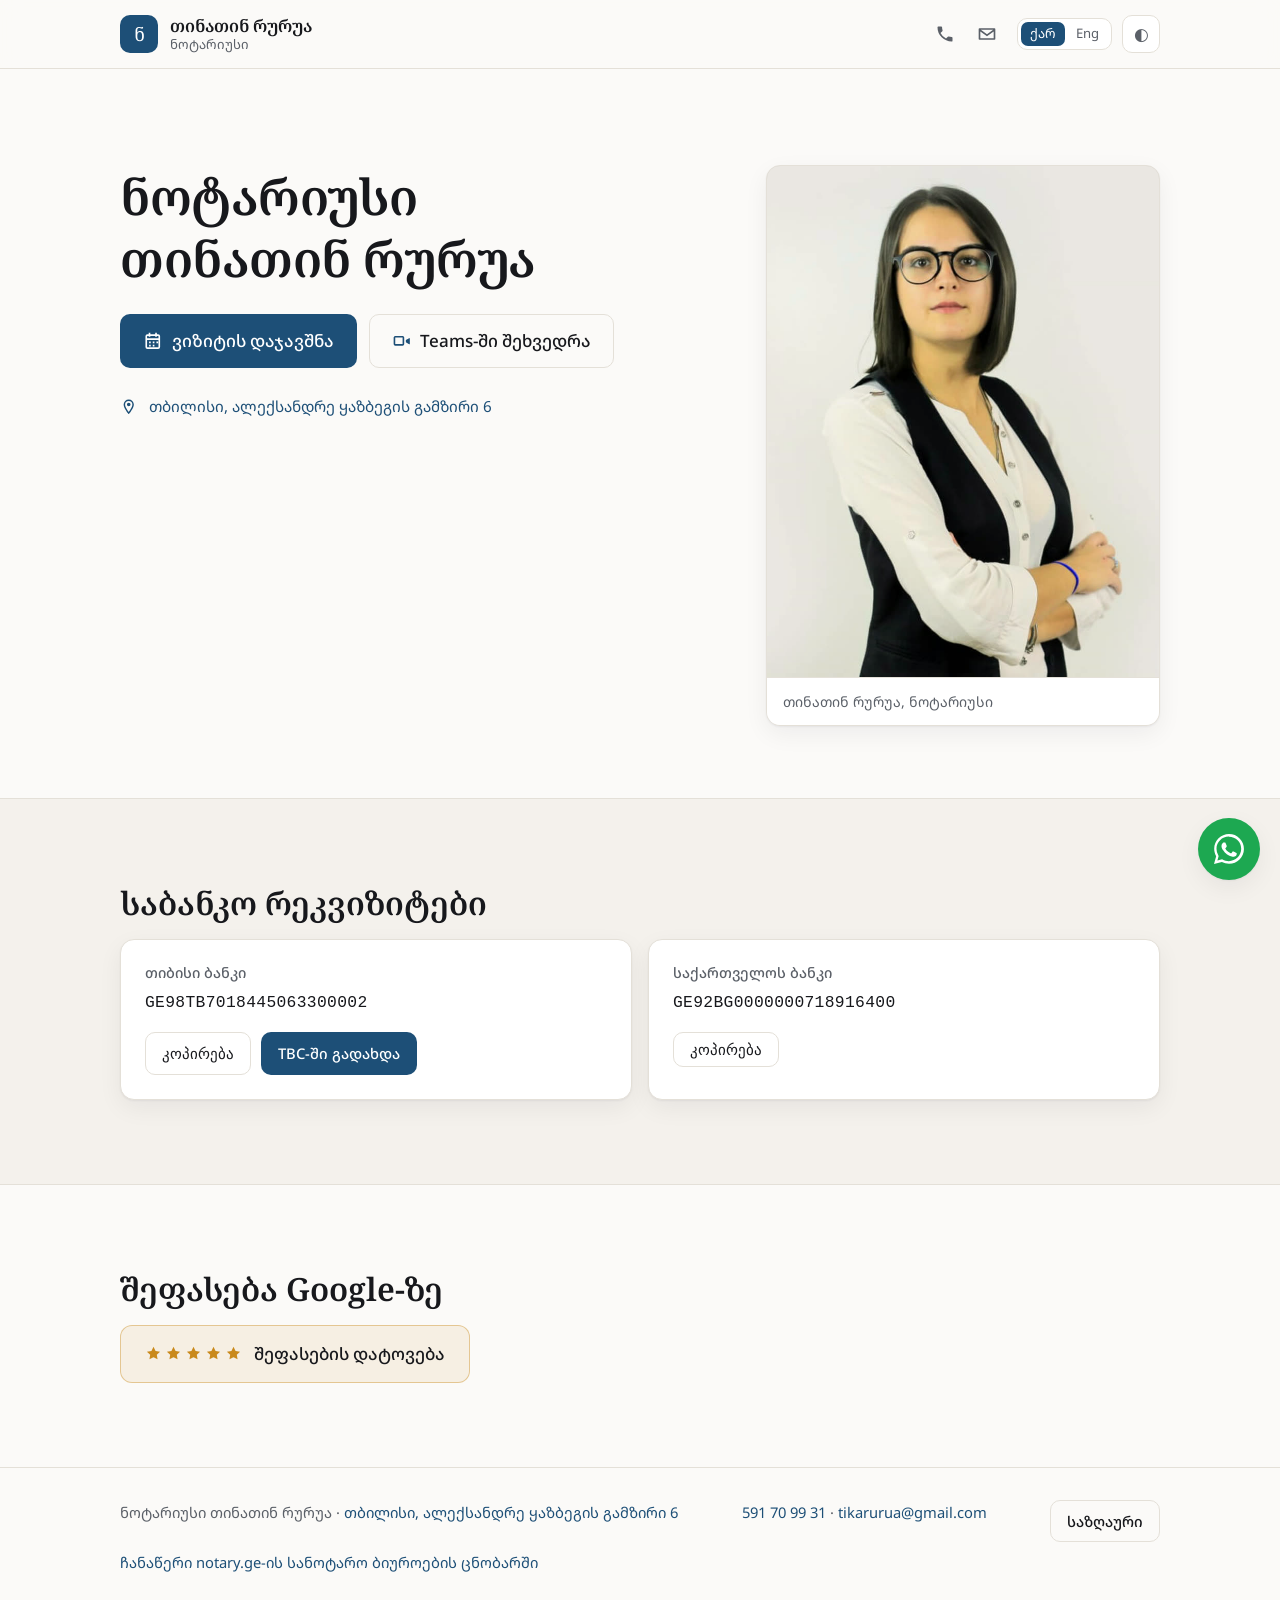
<file: index.html>
<!DOCTYPE html>
<html lang="ka">
<head>
<meta charset="utf-8">
<meta name="viewport" content="width=device-width, initial-scale=1">
<title>ნოტარიუსი თინათინ რურუა | თბილისი</title>
<meta name="description" content="ნოტარიუსი თინათინ რურუა, თბილისი, ალექსანდრე ყაზბეგის გამზირი 6. ხელშეკრულებები, მინდობილობა, ანდერძი და მემკვიდრეობა, ასლების და ხელმოწერის დამოწმება. ტელ: 591 70 99 31.">
<meta name="theme-color" content="#fbfaf8" media="(prefers-color-scheme: light)">
<meta name="theme-color" content="#0f1216" media="(prefers-color-scheme: dark)">
<link rel="canonical" href="https://rurua.ge/">

<!-- ორენოვანი საიტი: ქართული ფესვში, ინგლისური /en/ ქვედირექტორიაში -->
<link rel="alternate" hreflang="ka" href="https://rurua.ge/">
<link rel="alternate" hreflang="en" href="https://rurua.ge/en/">
<link rel="alternate" hreflang="x-default" href="https://rurua.ge/">

<meta property="og:type" content="website">
<meta property="og:locale" content="ka_GE">
<meta property="og:locale:alternate" content="en_US">
<meta property="og:title" content="ნოტარიუსი თინათინ რურუა | თბილისი">
<meta property="og:description" content="სანოტარო მომსახურება თბილისში. ალექსანდრე ყაზბეგის გამზირი 6.">
<meta property="og:url" content="https://rurua.ge/">
<meta property="og:image" content="https://rurua.ge/assets/tinatin-rurua.jpg">

<!-- ქართული შრიფტები: სათაურებისთვის serif, ძირითადი ტექსტისთვის sans -->
<link rel="preconnect" href="https://fonts.googleapis.com">
<link rel="preconnect" href="https://fonts.gstatic.com" crossorigin>
<link href="https://fonts.googleapis.com/css2?family=Noto+Sans+Georgian:wght@400;500;600&family=Noto+Serif+Georgian:wght@500;600&display=swap" rel="stylesheet">

<link rel="stylesheet" href="assets/styles.css">
<link rel="icon" href="assets/favicon.svg" type="image/svg+xml">

<!--
  თემის აღდგენა გვერდის დახატვამდე, რომ ფერები არ აციმციმდეს.
  ნაგულისხმევი მდგომარეობა არის "system": data-theme ატრიბუტი არ იწერება და
  არჩევანს CSS-ის prefers-color-scheme აკეთებს, ანუ ოპერაციული სისტემის თემა.
  data-theme მხოლოდ მაშინ ჩნდება, როცა მომხმარებელმა ხელით აირჩია ნათელი ან ბნელი.
-->
<script>
  (function () {
    try {
      var saved = localStorage.getItem("theme");
      if (saved === "dark" || saved === "light") document.documentElement.dataset.theme = saved;
    } catch (e) { /* localStorage დაბლოკილია, სისტემურ თემაზე ვრჩებით */ }
  })();
</script>

<!-- სტრუქტურირებული მონაცემები საძიებო სისტემებისთვის -->
<script type="application/ld+json">
{
  "@context": "https://schema.org",
  "@type": "Notary",
  "name": "ნოტარიუსი თინათინ რურუა",
  "url": "https://rurua.ge/",
  "image": "https://rurua.ge/assets/tinatin-rurua.jpg",
  "telephone": "+995591709931",
  "email": "tikarurua@gmail.com",
  "areaServed": "თბილისი",
  "availableLanguage": ["ka", "en"],
  "potentialAction": {
    "@type": "ReserveAction",
    "target": {
      "@type": "EntryPoint",
      "urlTemplate": "https://cal.com/rurua/30",
      "actionPlatform": ["http://schema.org/DesktopWebPlatform", "http://schema.org/MobileWebPlatform"]
    }
  },
  "hasMap": "https://www.google.com/maps/place/?cid=2737741856713212816",
  "sameAs": "https://www.notary.ge/geo-3718-sanotaro-biuroebi-notary-61",
  "address": {
    "@type": "PostalAddress",
    "streetAddress": "ალექსანდრე ყაზბეგის გამზირი 6",
    "addressLocality": "თბილისი",
    "addressCountry": "GE"
  }
}
</script>
</head>
<body>

<!--
  WhatsApp-ის ხატულა. ერთხელ იწერება symbol-ად, შემდეგ <use xlink-ით> ხდება ჩასმა,
  ასე ერთი და იგივე path არ მეორდება გვერდზე რამდენჯერმე.
-->
<svg width="0" height="0" style="position:absolute" aria-hidden="true" focusable="false">
  <symbol id="icon-wa" viewBox="0 0 24 24">
    <path fill="currentColor" d="M12.04 2C6.58 2 2.13 6.45 2.13 11.91c0 1.75.46 3.46 1.32 4.96L2 22l5.25-1.38a9.9 9.9 0 0 0 4.79 1.22h.01c5.46 0 9.91-4.45 9.91-9.91 0-2.65-1.03-5.14-2.9-7.01A9.83 9.83 0 0 0 12.04 2Zm0 1.82c2.16 0 4.19.84 5.72 2.37a8.05 8.05 0 0 1 2.37 5.72c0 4.54-3.7 8.23-8.24 8.23-1.48 0-2.93-.4-4.2-1.15l-.3-.18-3.12.82.83-3.04-.19-.31a8.19 8.19 0 0 1-1.25-4.37c0-4.54 3.7-8.24 8.24-8.24Zm-3.5 3.9c-.17 0-.44.06-.67.31-.23.25-.88.86-.88 2.1 0 1.23.9 2.42 1.02 2.58.13.17 1.74 2.79 4.28 3.8 2.11.83 2.54.67 3 .62.46-.04 1.48-.6 1.69-1.19.21-.58.21-1.08.15-1.19-.06-.1-.23-.16-.48-.29-.25-.12-1.48-.73-1.71-.81-.23-.09-.4-.13-.56.12-.17.25-.65.83-.79.99-.15.17-.29.19-.54.06-.25-.12-1.06-.39-2.02-1.25a7.6 7.6 0 0 1-1.4-1.73c-.14-.25-.02-.39.11-.51.12-.13.29-.34.44-.5.14-.17.19-.29.29-.48.1-.19.05-.35-.02-.48-.06-.12-.55-1.35-.75-1.85-.2-.48-.4-.4-.56-.4h-.5Z"/>
  </symbol>
  <symbol id="icon-star" viewBox="0 0 24 24">
    <path fill="currentColor" d="M12 2.6l2.87 5.82 6.43.94-4.65 4.53 1.1 6.4L12 17.27l-5.75 3.02 1.1-6.4L2.7 9.36l6.43-.94L12 2.6Z"/>
  </symbol>
  <symbol id="icon-calc" viewBox="0 0 24 24">
    <path fill="currentColor" d="M6 2h12a2 2 0 0 1 2 2v16a2 2 0 0 1-2 2H6a2 2 0 0 1-2-2V4a2 2 0 0 1 2-2Zm0 2v4h12V4H6Zm0 6v2h2.5v-2H6Zm4.75 0v2h2.5v-2h-2.5ZM15.5 10v2H18v-2h-2.5ZM6 14v2h2.5v-2H6Zm4.75 0v2h2.5v-2h-2.5ZM15.5 14v6H18v-6h-2.5ZM6 18v2h2.5v-2H6Zm4.75 0v2h2.5v-2h-2.5Z"/>
  </symbol>
  <symbol id="icon-booking" viewBox="0 0 24 24">
    <path fill="currentColor" d="M7 2v2H5.5A2.5 2.5 0 0 0 3 6.5v13A2.5 2.5 0 0 0 5.5 22h13a2.5 2.5 0 0 0 2.5-2.5v-13A2.5 2.5 0 0 0 18.5 4H17V2h-2v2H9V2H7Zm-1.5 4H7v1h2V6h6v1h2V6h1.5a.5.5 0 0 1 .5.5V9H5V6.5a.5.5 0 0 1 .5-.5ZM5 11h14v8.5a.5.5 0 0 1-.5.5h-13a.5.5 0 0 1-.5-.5V11Zm2.5 2v2h2v-2h-2Zm4.5 0v2h2v-2h-2Zm4.5 0v2h2v-2h-2Zm-9 4v2h2v-2h-2Zm4.5 0v2h2v-2h-2Z"/>
  </symbol>
  <symbol id="icon-video" viewBox="0 0 24 24">
    <path fill="currentColor" d="M4 6h9a2 2 0 0 1 2 2v8a2 2 0 0 1-2 2H4a2 2 0 0 1-2-2V8a2 2 0 0 1 2-2Zm0 2v8h9V8H4Zm13 3.15 4-2.4a.6.6 0 0 1 .9.52v6.46a.6.6 0 0 1-.9.52l-4-2.4v-2.7Z"/>
  </symbol>
  <symbol id="icon-pin" viewBox="0 0 24 24">
    <path fill="currentColor" d="M12 2a7 7 0 0 0-7 7c0 5.05 6.13 12.28 6.39 12.58a.8.8 0 0 0 1.22 0C12.87 21.28 19 14.05 19 9a7 7 0 0 0-7-7Zm0 2a5 5 0 0 1 5 5c0 3.3-3.4 8.28-5 10.28C10.4 17.28 7 12.3 7 9a5 5 0 0 1 5-5Zm0 2.5A2.5 2.5 0 1 0 12 11.5a2.5 2.5 0 0 0 0-5Z"/>
  </symbol>
  <symbol id="icon-phone" viewBox="0 0 24 24">
    <path fill="currentColor" d="M6.62 10.79a15.05 15.05 0 0 0 6.59 6.59l2.2-2.2a1 1 0 0 1 1.02-.24c1.12.37 2.33.57 3.57.57a1 1 0 0 1 1 1V20a1 1 0 0 1-1 1A17 17 0 0 1 3 4a1 1 0 0 1 1-1h3.5a1 1 0 0 1 1 1c0 1.24.2 2.45.57 3.57a1 1 0 0 1-.25 1.02l-2.2 2.2Z"/>
  </symbol>
  <symbol id="icon-mail" viewBox="0 0 24 24">
    <path fill="currentColor" d="M3 5h18a1 1 0 0 1 1 1v12a1 1 0 0 1-1 1H3a1 1 0 0 1-1-1V6a1 1 0 0 1 1-1Zm1.6 2L12 12.3 19.4 7H4.6ZM4 8.9V17h16V8.9l-8 5.7-8-5.7Z"/>
  </symbol>
</svg>

<a class="skip" href="#hero">გადასვლა შინაარსზე</a>

<header class="site-head">
  <div class="wrap head-inner">
    <a class="brand" href="/">
      <span class="brand-mark" aria-hidden="true">ნ</span>
      <span class="brand-text">
        <strong>თინათინ რურუა</strong>
        <span>ნოტარიუსი</span>
      </span>
    </a>

    <!--
      ჰედერი ნავიგაციაა და არა ღილაკების რიგი: ტელეფონისა და ელფოსტის ხატულები
      უჩარჩოოდ, ბმულის ფერით, პლუს ტექსტური ბმული გადახდაზე. თავად ნომერი და
      ელფოსტა ტექსტად ფუტერშია, ჰეროში კი მხოლოდ ჯავშანი და შეხვედრა რჩება.
    -->
    <nav class="head-nav">
      <a class="nav-icon" href="tel:+995591709931" aria-label="დარეკვა: 591 70 99 31" title="591 70 99 31">
        <svg class="ico" aria-hidden="true"><use href="#icon-phone"></use></svg>
      </a>
      <a class="nav-icon" href="mailto:tikarurua@gmail.com?subject=%E1%83%99%E1%83%98%E1%83%97%E1%83%AE%E1%83%95%E1%83%90%20%E1%83%A1%E1%83%90%E1%83%98%E1%83%A2%E1%83%98%E1%83%93%E1%83%90%E1%83%9C%20rurua.ge" aria-label="ელფოსტა: tikarurua@gmail.com" title="tikarurua@gmail.com">
        <svg class="ico" aria-hidden="true"><use href="#icon-mail"></use></svg>
      </a>
    </nav>

    <div class="head-actions">
      <!-- ენის გადამრთველი: ორივე ვერსია ცალკე გვერდია -->
      <p class="lang" aria-label="ენა">
        <span aria-current="true">ქარ</span>
        <a href="en/" lang="en">Eng</a>
      </p>
      <!-- თემის გადამრთველი: სისტემური, ნათელი, ბნელი -->
      <button id="theme-toggle" class="theme-btn" type="button" title="თემა">
        <span class="theme-icon" aria-hidden="true"></span>
        <span class="sr-only">თემის შეცვლა</span>
      </button>
    </div>
  </div>
</header>

<main>

  <section id="hero" class="hero">
    <div class="wrap hero-inner">
      <div class="hero-copy">
        <h1>ნოტარიუსი<br>თინათინ რურუა</h1>
        <div class="hero-btns">
          <!-- ჯავშნა cal.com-ზე, მთავარი მოქმედება: კლიენტი დროს თავად ირჩევს -->
          <a class="btn btn-primary btn-cal" href="https://cal.com/rurua/30" target="_blank" rel="noopener">
            <svg class="ico" aria-hidden="true"><use href="#icon-booking"></use></svg>
            ვიზიტის დაჯავშნა
          </a>
          <!-- ონლაინ შეხვედრა: ბმული მუდმივია, დრო წინასწარ უნდა შეთანხმდეს -->
          <a class="btn btn-ghost btn-video" href="https://teams.live.com/meet/9314861154325?p=OCizyPDEhzYcypQcMn" target="_blank" rel="noopener">
            <svg class="ico" aria-hidden="true"><use href="#icon-video"></use></svg>
            Teams-ში შეხვედრა
          </a>
        </div>

        <!-- მისამართის ტექსტი თავად არის რუკის ბმული, ცალკე ღილაკი ზედმეტი იყო -->
        <p class="hero-addr">
          <svg class="ico" aria-hidden="true"><use href="#icon-pin"></use></svg>
          <span><a href="https://www.google.com/maps/place/?cid=2737741856713212816" target="_blank" rel="noopener">თბილისი, ალექსანდრე ყაზბეგის გამზირი 6</a></span>
        </p>

      </div>

      <!--
        ფოტოს პანელს მუდმივად ღია ტონი აქვს ორივე თემაზე, რადგან სურათის ფონი თეთრია.
        img-ზე multiply რეჟიმი სურათის თეთრ ფონს პანელის ფერში ხსნის.
      -->
      <figure class="portrait">
        <img src="assets/tinatin-rurua.jpg"
             srcset="assets/tinatin-rurua.jpg 760w, assets/tinatin-rurua@2x.jpg 1120w"
             sizes="(max-width: 860px) 80vw, 360px"
             width="760" height="993"
             alt="ნოტარიუსი თინათინ რურუა">
        <figcaption>თინათინ რურუა, ნოტარიუსი</figcaption>
      </figure>
    </div>
  </section>


  <section id="payment" class="section section-alt" data-pay>
    <div class="wrap">
      <h2 class="section-title">საბანკო რეკვიზიტები</h2>
      <div class="pay-grid">
        <div class="card pay-card" data-pay-iban="GE98TB7018445063300002" data-pay-holder="თინათინ რურუა">
          <h3>თიბისი ბანკი</h3>
          <p class="pay-iban">GE98TB7018445063300002</p>
          <p class="pay-actions">
            <button type="button" class="btn btn-ghost btn-sm" data-pay-copy>კოპირება</button>
            <a class="btn btn-primary btn-sm" data-pay-link-base="https://tbconline.ge/MB/TT/GE98TB7018445063300002" href="https://tbconline.ge/MB/TT/GE98TB7018445063300002" target="_blank" rel="noopener">TBC-ში გადახდა</a>
          </p>
        </div>

        <div class="card pay-card" data-pay-iban="GE92BG0000000718916400" data-pay-holder="თინათინ რურუა">
          <h3>საქართველოს ბანკი</h3>
          <p class="pay-iban">GE92BG0000000718916400</p>
          <p class="pay-actions">
            <button type="button" class="btn btn-ghost btn-sm" data-pay-copy>კოპირება</button>
          </p>
        </div>
      </div>
    </div>
  </section>

  <!--
    Google-ის შეფასება. სათაური და ღილაკი დაბრუნდა, აღწერის გარეშე: ხუთი ვარსკვლავი
    თავად ამბობს რაზეა საქმე. ვარსკვლავები დეკორაციაა, ამიტომ aria-hidden.
    ბმულის ბოლოს !12e1 პირდაპირ შეფასების ფორმას ხსნის და არა მხოლოდ ბარათს.
  -->
  <section id="review" class="section">
    <div class="wrap">
      <h2 class="section-title">შეფასება Google-ზე</h2>
      <a class="btn-review" href="https://www.google.com/maps/place//data=!4m3!3m2!1s0x404473003c50f1db:0x25fe69b6a81c0390!12e1" target="_blank" rel="noopener">
        <span class="review-stars" aria-hidden="true">
          <svg class="ico"><use href="#icon-star"></use></svg>
          <svg class="ico"><use href="#icon-star"></use></svg>
          <svg class="ico"><use href="#icon-star"></use></svg>
          <svg class="ico"><use href="#icon-star"></use></svg>
          <svg class="ico"><use href="#icon-star"></use></svg>
        </span>
        შეფასების დატოვება
      </a>
    </div>
  </section>

</main>

<footer class="site-foot">
  <div class="wrap foot-inner">
    <p>ნოტარიუსი თინათინ რურუა &middot; <a href="https://www.google.com/maps/place/?cid=2737741856713212816" target="_blank" rel="noopener">თბილისი, ალექსანდრე ყაზბეგის გამზირი 6</a></p>
    <!-- ნომერი და ელფოსტა ტექსტად: ჰეროში მხოლოდ ხატულებია -->
    <p><a href="tel:+995591709931">591 70 99 31</a> &middot; <a href="mailto:tikarurua@gmail.com">tikarurua@gmail.com</a></p>
    <!-- საზღაურის გვერდი ფუტერშია: ჰედერიდან მოიხსნა, გვერდზე ცალკე ბლოკიც აღარაა -->
    <p><a class="btn btn-ghost btn-sm" href="tarifi/">საზღაური</a></p>
    <!-- ჩანაწერი ნოტარიუსთა პალატის სანოტარო ბიუროების ცნობარში -->
    <p class="foot-reg">
      <a href="https://www.notary.ge/geo-3718-sanotaro-biuroebi-filter&amp;region_id=&amp;full_name=%E1%83%97%E1%83%98%E1%83%9C%E1%83%90%E1%83%97%E1%83%98%E1%83%9C+%E1%83%A0%E1%83%A3%E1%83%A0%E1%83%A3%E1%83%90"
         target="_blank" rel="noopener">ჩანაწერი notary.ge-ის სანოტარო ბიუროების ცნობარში</a>
    </p>
  </div>
</footer>

<!--
  WhatsApp მცურავი ღილაკი მარჯვნივ ქვემოთ, ჩატის ჩვეულ ადგილას. მესიჯს საიტის
  მითითება თავიდანვე ერთვის, ასე მაშინვე ჩანს, საიდან მოვიდა.
-->
<a class="wa-float" href="https://wa.me/995591709931?text=%E1%83%92%E1%83%90%E1%83%9B%E1%83%90%E1%83%A0%E1%83%AF%E1%83%9D%E1%83%91%E1%83%90%21%20%E1%83%92%E1%83%AC%E1%83%94%E1%83%A0%E1%83%97%20%E1%83%A1%E1%83%90%E1%83%98%E1%83%A2%E1%83%98%E1%83%93%E1%83%90%E1%83%9C%20rurua.ge.%20%E1%83%9B%E1%83%90%E1%83%98%E1%83%9C%E1%83%A2%E1%83%94%E1%83%A0%E1%83%94%E1%83%A1%E1%83%94%E1%83%91%E1%83%A1%20%E1%83%A1%E1%83%90%E1%83%9C%E1%83%9D%E1%83%A2%E1%83%90%E1%83%A0%E1%83%9D%20%E1%83%9B%E1%83%9D%E1%83%9B%E1%83%A1%E1%83%90%E1%83%AE%E1%83%A3%E1%83%A0%E1%83%94%E1%83%91%E1%83%90%3A%20" target="_blank" rel="noopener" aria-label="WhatsApp-ზე მოწერა" title="WhatsApp">
  <svg aria-hidden="true"><use href="#icon-wa"></use></svg>
</a>

<script src="assets/theme.js"></script>
<script src="assets/pay.js"></script>
</body>
</html>
</file>
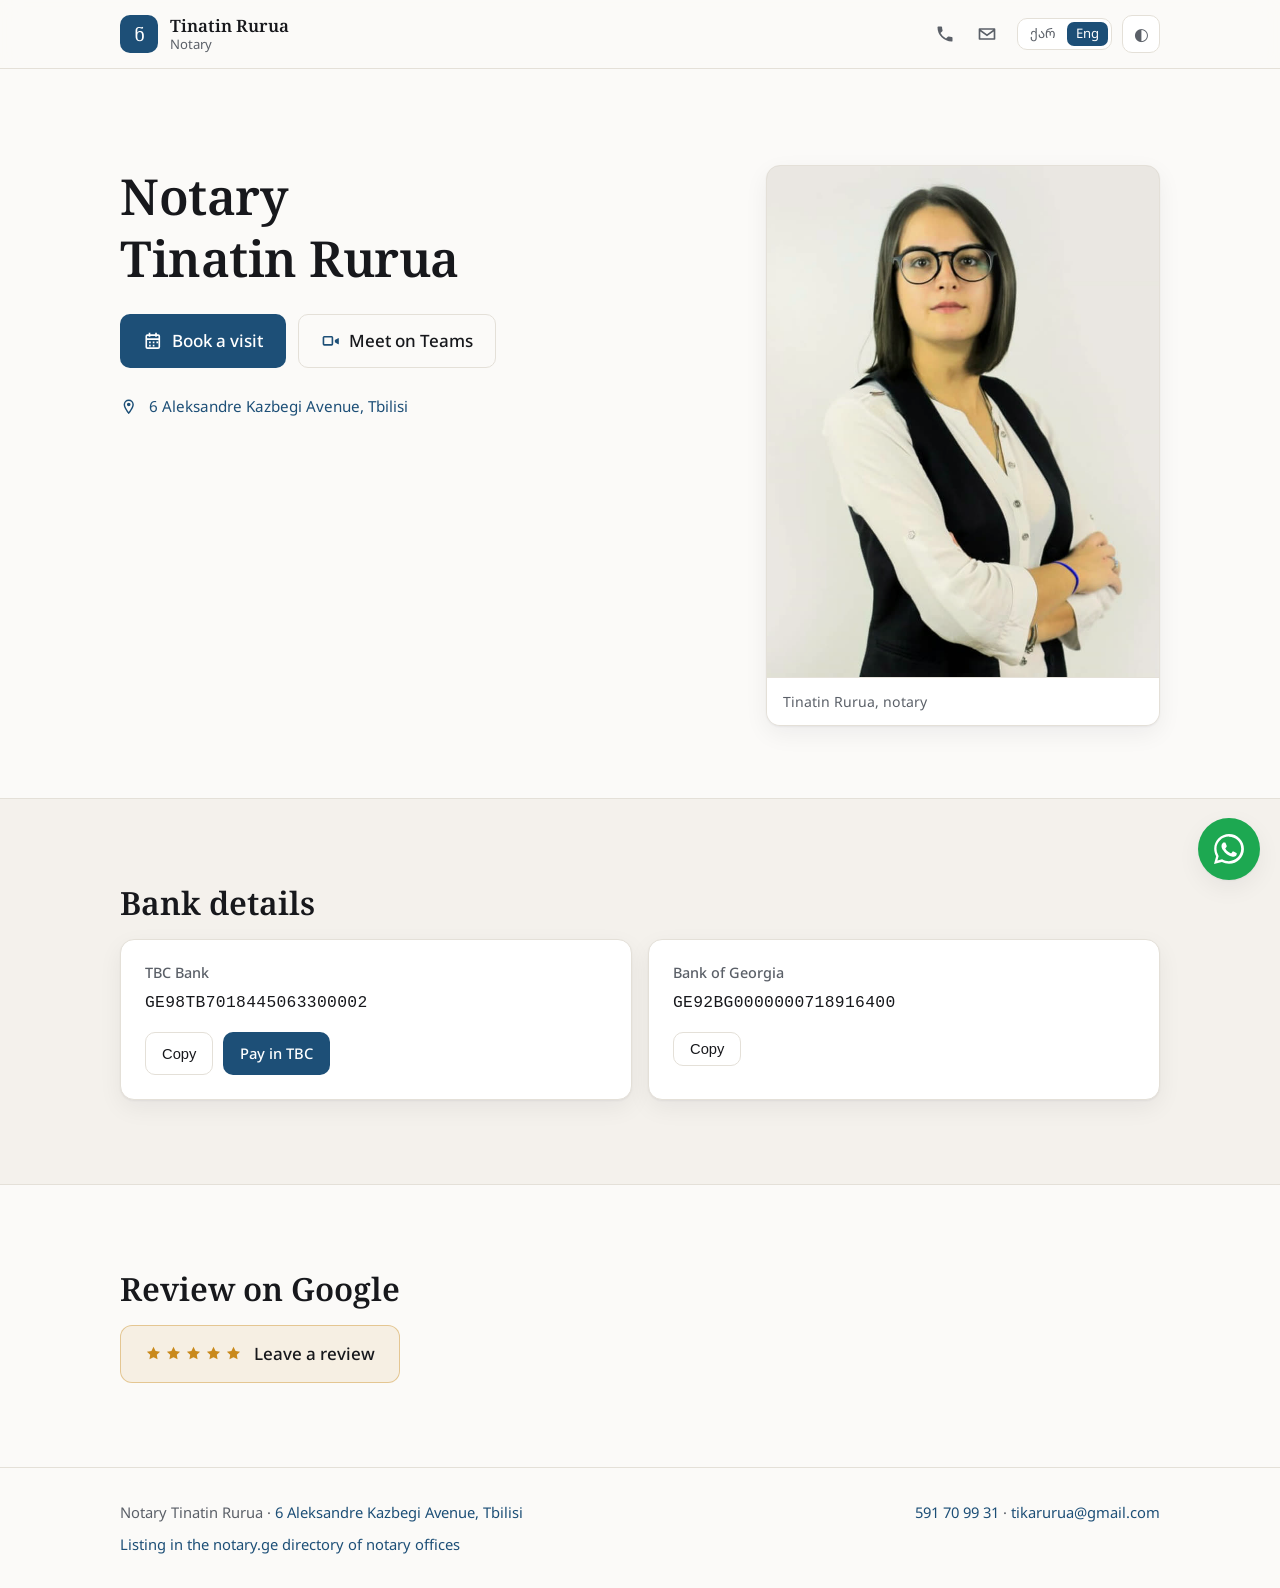
<file: en/index.html>
<!DOCTYPE html>
<html lang="en">
<head>
<meta charset="utf-8">
<meta name="viewport" content="width=device-width, initial-scale=1">
<title>Notary Tinatin Rurua | Tbilisi</title>
<meta name="description" content="Notary Tinatin Rurua, 6 Aleksandre Kazbegi Avenue, Tbilisi. Contracts, powers of attorney, wills and inheritance, certified copies, signatures and translations. Phone 591 70 99 31.">
<meta name="theme-color" content="#fbfaf8" media="(prefers-color-scheme: light)">
<meta name="theme-color" content="#0f1216" media="(prefers-color-scheme: dark)">
<link rel="canonical" href="https://rurua.ge/en/">

<!-- Georgian is the primary version and holds the root URL, English sits under /en/ -->
<link rel="alternate" hreflang="ka" href="https://rurua.ge/">
<link rel="alternate" hreflang="en" href="https://rurua.ge/en/">
<link rel="alternate" hreflang="x-default" href="https://rurua.ge/">

<meta property="og:type" content="website">
<meta property="og:locale" content="en_US">
<meta property="og:locale:alternate" content="ka_GE">
<meta property="og:title" content="Notary Tinatin Rurua | Tbilisi">
<meta property="og:description" content="Notary services in Tbilisi. 6 Aleksandre Kazbegi Avenue.">
<meta property="og:url" content="https://rurua.ge/en/">
<meta property="og:image" content="https://rurua.ge/assets/tinatin-rurua.jpg">

<link rel="preconnect" href="https://fonts.googleapis.com">
<link rel="preconnect" href="https://fonts.gstatic.com" crossorigin>
<link href="https://fonts.googleapis.com/css2?family=Noto+Sans+Georgian:wght@400;500;600&family=Noto+Serif+Georgian:wght@500;600&display=swap" rel="stylesheet">

<link rel="stylesheet" href="../assets/styles.css">
<link rel="icon" href="../assets/favicon.svg" type="image/svg+xml">

<!--
  Restore the theme before first paint so the colours do not flash.
  Default state is "system": no data-theme attribute, so the CSS picks light or dark
  from prefers-color-scheme. The attribute only appears once a visitor chooses by hand.
-->
<script>
  (function () {
    try {
      var saved = localStorage.getItem("theme");
      if (saved === "dark" || saved === "light") document.documentElement.dataset.theme = saved;
    } catch (e) { /* localStorage blocked, stay on the system theme */ }
  })();
</script>

<script type="application/ld+json">
{
  "@context": "https://schema.org",
  "@type": "Notary",
  "name": "Notary Tinatin Rurua",
  "url": "https://rurua.ge/en/",
  "image": "https://rurua.ge/assets/tinatin-rurua.jpg",
  "telephone": "+995591709931",
  "email": "tikarurua@gmail.com",
  "areaServed": "Tbilisi",
  "availableLanguage": ["ka", "en"],
  "potentialAction": {
    "@type": "ReserveAction",
    "target": {
      "@type": "EntryPoint",
      "urlTemplate": "https://cal.com/rurua/30",
      "actionPlatform": ["http://schema.org/DesktopWebPlatform", "http://schema.org/MobileWebPlatform"]
    }
  },
  "hasMap": "https://www.google.com/maps/place/?cid=2737741856713212816",
  "sameAs": "https://www.notary.ge/geo-3718-sanotaro-biuroebi-notary-61",
  "address": {
    "@type": "PostalAddress",
    "streetAddress": "6 Aleksandre Kazbegi Avenue",
    "addressLocality": "Tbilisi",
    "addressCountry": "GE"
  }
}
</script>
</head>
<body>

<!--
  WhatsApp glyph, defined once as a symbol and pulled in with <use>,
  so the same path is not repeated for every button on the page.
-->
<svg width="0" height="0" style="position:absolute" aria-hidden="true" focusable="false">
  <symbol id="icon-wa" viewBox="0 0 24 24">
    <path fill="currentColor" d="M12.04 2C6.58 2 2.13 6.45 2.13 11.91c0 1.75.46 3.46 1.32 4.96L2 22l5.25-1.38a9.9 9.9 0 0 0 4.79 1.22h.01c5.46 0 9.91-4.45 9.91-9.91 0-2.65-1.03-5.14-2.9-7.01A9.83 9.83 0 0 0 12.04 2Zm0 1.82c2.16 0 4.19.84 5.72 2.37a8.05 8.05 0 0 1 2.37 5.72c0 4.54-3.7 8.23-8.24 8.23-1.48 0-2.93-.4-4.2-1.15l-.3-.18-3.12.82.83-3.04-.19-.31a8.19 8.19 0 0 1-1.25-4.37c0-4.54 3.7-8.24 8.24-8.24Zm-3.5 3.9c-.17 0-.44.06-.67.31-.23.25-.88.86-.88 2.1 0 1.23.9 2.42 1.02 2.58.13.17 1.74 2.79 4.28 3.8 2.11.83 2.54.67 3 .62.46-.04 1.48-.6 1.69-1.19.21-.58.21-1.08.15-1.19-.06-.1-.23-.16-.48-.29-.25-.12-1.48-.73-1.71-.81-.23-.09-.4-.13-.56.12-.17.25-.65.83-.79.99-.15.17-.29.19-.54.06-.25-.12-1.06-.39-2.02-1.25a7.6 7.6 0 0 1-1.4-1.73c-.14-.25-.02-.39.11-.51.12-.13.29-.34.44-.5.14-.17.19-.29.29-.48.1-.19.05-.35-.02-.48-.06-.12-.55-1.35-.75-1.85-.2-.48-.4-.4-.56-.4h-.5Z"/>
  </symbol>
  <symbol id="icon-star" viewBox="0 0 24 24">
    <path fill="currentColor" d="M12 2.6l2.87 5.82 6.43.94-4.65 4.53 1.1 6.4L12 17.27l-5.75 3.02 1.1-6.4L2.7 9.36l6.43-.94L12 2.6Z"/>
  </symbol>
  <symbol id="icon-calc" viewBox="0 0 24 24">
    <path fill="currentColor" d="M6 2h12a2 2 0 0 1 2 2v16a2 2 0 0 1-2 2H6a2 2 0 0 1-2-2V4a2 2 0 0 1 2-2Zm0 2v4h12V4H6Zm0 6v2h2.5v-2H6Zm4.75 0v2h2.5v-2h-2.5ZM15.5 10v2H18v-2h-2.5ZM6 14v2h2.5v-2H6Zm4.75 0v2h2.5v-2h-2.5ZM15.5 14v6H18v-6h-2.5ZM6 18v2h2.5v-2H6Zm4.75 0v2h2.5v-2h-2.5Z"/>
  </symbol>
  <symbol id="icon-booking" viewBox="0 0 24 24">
    <path fill="currentColor" d="M7 2v2H5.5A2.5 2.5 0 0 0 3 6.5v13A2.5 2.5 0 0 0 5.5 22h13a2.5 2.5 0 0 0 2.5-2.5v-13A2.5 2.5 0 0 0 18.5 4H17V2h-2v2H9V2H7Zm-1.5 4H7v1h2V6h6v1h2V6h1.5a.5.5 0 0 1 .5.5V9H5V6.5a.5.5 0 0 1 .5-.5ZM5 11h14v8.5a.5.5 0 0 1-.5.5h-13a.5.5 0 0 1-.5-.5V11Zm2.5 2v2h2v-2h-2Zm4.5 0v2h2v-2h-2Zm4.5 0v2h2v-2h-2Zm-9 4v2h2v-2h-2Zm4.5 0v2h2v-2h-2Z"/>
  </symbol>
  <symbol id="icon-video" viewBox="0 0 24 24">
    <path fill="currentColor" d="M4 6h9a2 2 0 0 1 2 2v8a2 2 0 0 1-2 2H4a2 2 0 0 1-2-2V8a2 2 0 0 1 2-2Zm0 2v8h9V8H4Zm13 3.15 4-2.4a.6.6 0 0 1 .9.52v6.46a.6.6 0 0 1-.9.52l-4-2.4v-2.7Z"/>
  </symbol>
  <symbol id="icon-pin" viewBox="0 0 24 24">
    <path fill="currentColor" d="M12 2a7 7 0 0 0-7 7c0 5.05 6.13 12.28 6.39 12.58a.8.8 0 0 0 1.22 0C12.87 21.28 19 14.05 19 9a7 7 0 0 0-7-7Zm0 2a5 5 0 0 1 5 5c0 3.3-3.4 8.28-5 10.28C10.4 17.28 7 12.3 7 9a5 5 0 0 1 5-5Zm0 2.5A2.5 2.5 0 1 0 12 11.5a2.5 2.5 0 0 0 0-5Z"/>
  </symbol>
  <symbol id="icon-phone" viewBox="0 0 24 24">
    <path fill="currentColor" d="M6.62 10.79a15.05 15.05 0 0 0 6.59 6.59l2.2-2.2a1 1 0 0 1 1.02-.24c1.12.37 2.33.57 3.57.57a1 1 0 0 1 1 1V20a1 1 0 0 1-1 1A17 17 0 0 1 3 4a1 1 0 0 1 1-1h3.5a1 1 0 0 1 1 1c0 1.24.2 2.45.57 3.57a1 1 0 0 1-.25 1.02l-2.2 2.2Z"/>
  </symbol>
  <symbol id="icon-mail" viewBox="0 0 24 24">
    <path fill="currentColor" d="M3 5h18a1 1 0 0 1 1 1v12a1 1 0 0 1-1 1H3a1 1 0 0 1-1-1V6a1 1 0 0 1 1-1Zm1.6 2L12 12.3 19.4 7H4.6ZM4 8.9V17h16V8.9l-8 5.7-8-5.7Z"/>
  </symbol>
</svg>

<a class="skip" href="#hero">Skip to content</a>

<header class="site-head">
  <div class="wrap head-inner">
    <a class="brand" href="./">
      <span class="brand-mark" aria-hidden="true">ნ</span>
      <span class="brand-text">
        <strong>Tinatin Rurua</strong>
        <span>Notary</span>
      </span>
    </a>

    <!--
      The header is navigation, not a row of buttons: phone and email as bare icons
      in the link colour, plus a text link to payment. The number and email are
      written out in the footer, and the hero keeps only booking and the meeting.
    -->
    <nav class="head-nav">
      <a class="nav-icon" href="tel:+995591709931" aria-label="Call 591 70 99 31" title="591 70 99 31">
        <svg class="ico" aria-hidden="true"><use href="#icon-phone"></use></svg>
      </a>
      <a class="nav-icon" href="mailto:tikarurua@gmail.com?subject=Enquiry%20from%20rurua.ge" aria-label="Email: tikarurua@gmail.com" title="tikarurua@gmail.com">
        <svg class="ico" aria-hidden="true"><use href="#icon-mail"></use></svg>
      </a>
    </nav>

    <div class="head-actions">
      <!-- Language switch, each version is its own page -->
      <p class="lang" aria-label="Language">
        <a href="../" lang="ka">ქარ</a>
        <span aria-current="true">Eng</span>
      </p>
      <button id="theme-toggle" class="theme-btn" type="button" title="Theme">
        <span class="theme-icon" aria-hidden="true"></span>
        <span class="sr-only">Switch theme</span>
      </button>
    </div>
  </div>
</header>

<main>

  <section id="hero" class="hero">
    <div class="wrap hero-inner">
      <div class="hero-copy">
        <h1>Notary<br>Tinatin Rurua</h1>
        <div class="hero-btns">
          <!-- cal.com booking, the primary action: the client picks the time themselves -->
          <a class="btn btn-primary btn-cal" href="https://cal.com/rurua/30" target="_blank" rel="noopener">
            <svg class="ico" aria-hidden="true"><use href="#icon-booking"></use></svg>
            Book a visit
          </a>
          <!-- Standing Teams room: a time is agreed first, then the link is used -->
          <a class="btn btn-ghost btn-video" href="https://teams.live.com/meet/9314861154325?p=OCizyPDEhzYcypQcMn" target="_blank" rel="noopener">
            <svg class="ico" aria-hidden="true"><use href="#icon-video"></use></svg>
            Meet on Teams
          </a>
        </div>


        <!-- The address text is the map link itself, a separate button repeated it -->
        <p class="hero-addr">
          <svg class="ico" aria-hidden="true"><use href="#icon-pin"></use></svg>
          <span><a href="https://www.google.com/maps/place/?cid=2737741856713212816" target="_blank" rel="noopener">6 Aleksandre Kazbegi Avenue, Tbilisi</a></span>
        </p>

      </div>

      <figure class="portrait">
        <img src="../assets/tinatin-rurua.jpg"
             srcset="../assets/tinatin-rurua.jpg 760w, ../assets/tinatin-rurua@2x.jpg 1120w"
             sizes="(max-width: 860px) 80vw, 360px"
             width="760" height="993"
             alt="Notary Tinatin Rurua">
        <figcaption>Tinatin Rurua, notary</figcaption>
      </figure>
    </div>
  </section>


  <section id="payment" class="section section-alt" data-pay>
    <div class="wrap">
      <h2 class="section-title">Bank details</h2>
      <div class="pay-grid">
        <div class="card pay-card" data-pay-iban="GE98TB7018445063300002" data-pay-holder="Tinatin Rurua">
          <h3>TBC Bank</h3>
          <p class="pay-iban">GE98TB7018445063300002</p>
          <p class="pay-actions">
            <button type="button" class="btn btn-ghost btn-sm" data-pay-copy>Copy</button>
            <a class="btn btn-primary btn-sm" data-pay-link-base="https://tbconline.ge/MB/TT/GE98TB7018445063300002" href="https://tbconline.ge/MB/TT/GE98TB7018445063300002" target="_blank" rel="noopener">Pay in TBC</a>
          </p>
        </div>

        <div class="card pay-card" data-pay-iban="GE92BG0000000718916400" data-pay-holder="Tinatin Rurua">
          <h3>Bank of Georgia</h3>
          <p class="pay-iban">GE92BG0000000718916400</p>
          <p class="pay-actions">
            <button type="button" class="btn btn-ghost btn-sm" data-pay-copy>Copy</button>
          </p>
        </div>
      </div>
    </div>
  </section>

  <!--
    The Google review. Heading and button are back, without the description: five stars
    say what this is. The stars are decoration, hence aria-hidden.
    The !12e1 suffix opens the review form itself rather than just the listing.
  -->
  <section id="review" class="section">
    <div class="wrap">
      <h2 class="section-title">Review on Google</h2>
      <a class="btn-review" href="https://www.google.com/maps/place//data=!4m3!3m2!1s0x404473003c50f1db:0x25fe69b6a81c0390!12e1" target="_blank" rel="noopener">
        <span class="review-stars" aria-hidden="true">
          <svg class="ico"><use href="#icon-star"></use></svg>
          <svg class="ico"><use href="#icon-star"></use></svg>
          <svg class="ico"><use href="#icon-star"></use></svg>
          <svg class="ico"><use href="#icon-star"></use></svg>
          <svg class="ico"><use href="#icon-star"></use></svg>
        </span>
        Leave a review
      </a>
    </div>
  </section>

</main>

<footer class="site-foot">
  <div class="wrap foot-inner">
    <p>Notary Tinatin Rurua &middot; <a href="https://www.google.com/maps/place/?cid=2737741856713212816" target="_blank" rel="noopener">6 Aleksandre Kazbegi Avenue, Tbilisi</a></p>
    <!-- The number and email in full: the hero only carries icons -->
    <p><a href="tel:+995591709931">591 70 99 31</a> &middot; <a href="mailto:tikarurua@gmail.com">tikarurua@gmail.com</a></p>
    <!-- Entry in the notary chamber's directory of notary offices -->
    <p class="foot-reg">
      <a href="https://www.notary.ge/geo-3718-sanotaro-biuroebi-filter&amp;region_id=&amp;full_name=%E1%83%97%E1%83%98%E1%83%9C%E1%83%90%E1%83%97%E1%83%98%E1%83%9C+%E1%83%A0%E1%83%A3%E1%83%A0%E1%83%A3%E1%83%90"
         target="_blank" rel="noopener">Listing in the notary.ge directory of notary offices</a>
    </p>
  </div>
</footer>

<!--
  Floating WhatsApp button, bottom right, where chat buttons usually sit. The message
  comes prefilled with the site name, so it is clear where the enquiry came from.
-->
<a class="wa-float" href="https://wa.me/995591709931?text=Hello%21%20I%20am%20writing%20from%20your%20website%20rurua.ge.%20I%20would%20like%20to%20ask%20about%20a%20notary%20service%3A%20" target="_blank" rel="noopener" aria-label="Message on WhatsApp" title="WhatsApp">
  <svg aria-hidden="true"><use href="#icon-wa"></use></svg>
</a>

<script src="../assets/theme.js"></script>
<script src="../assets/pay.js"></script>
</body>
</html>
</file>
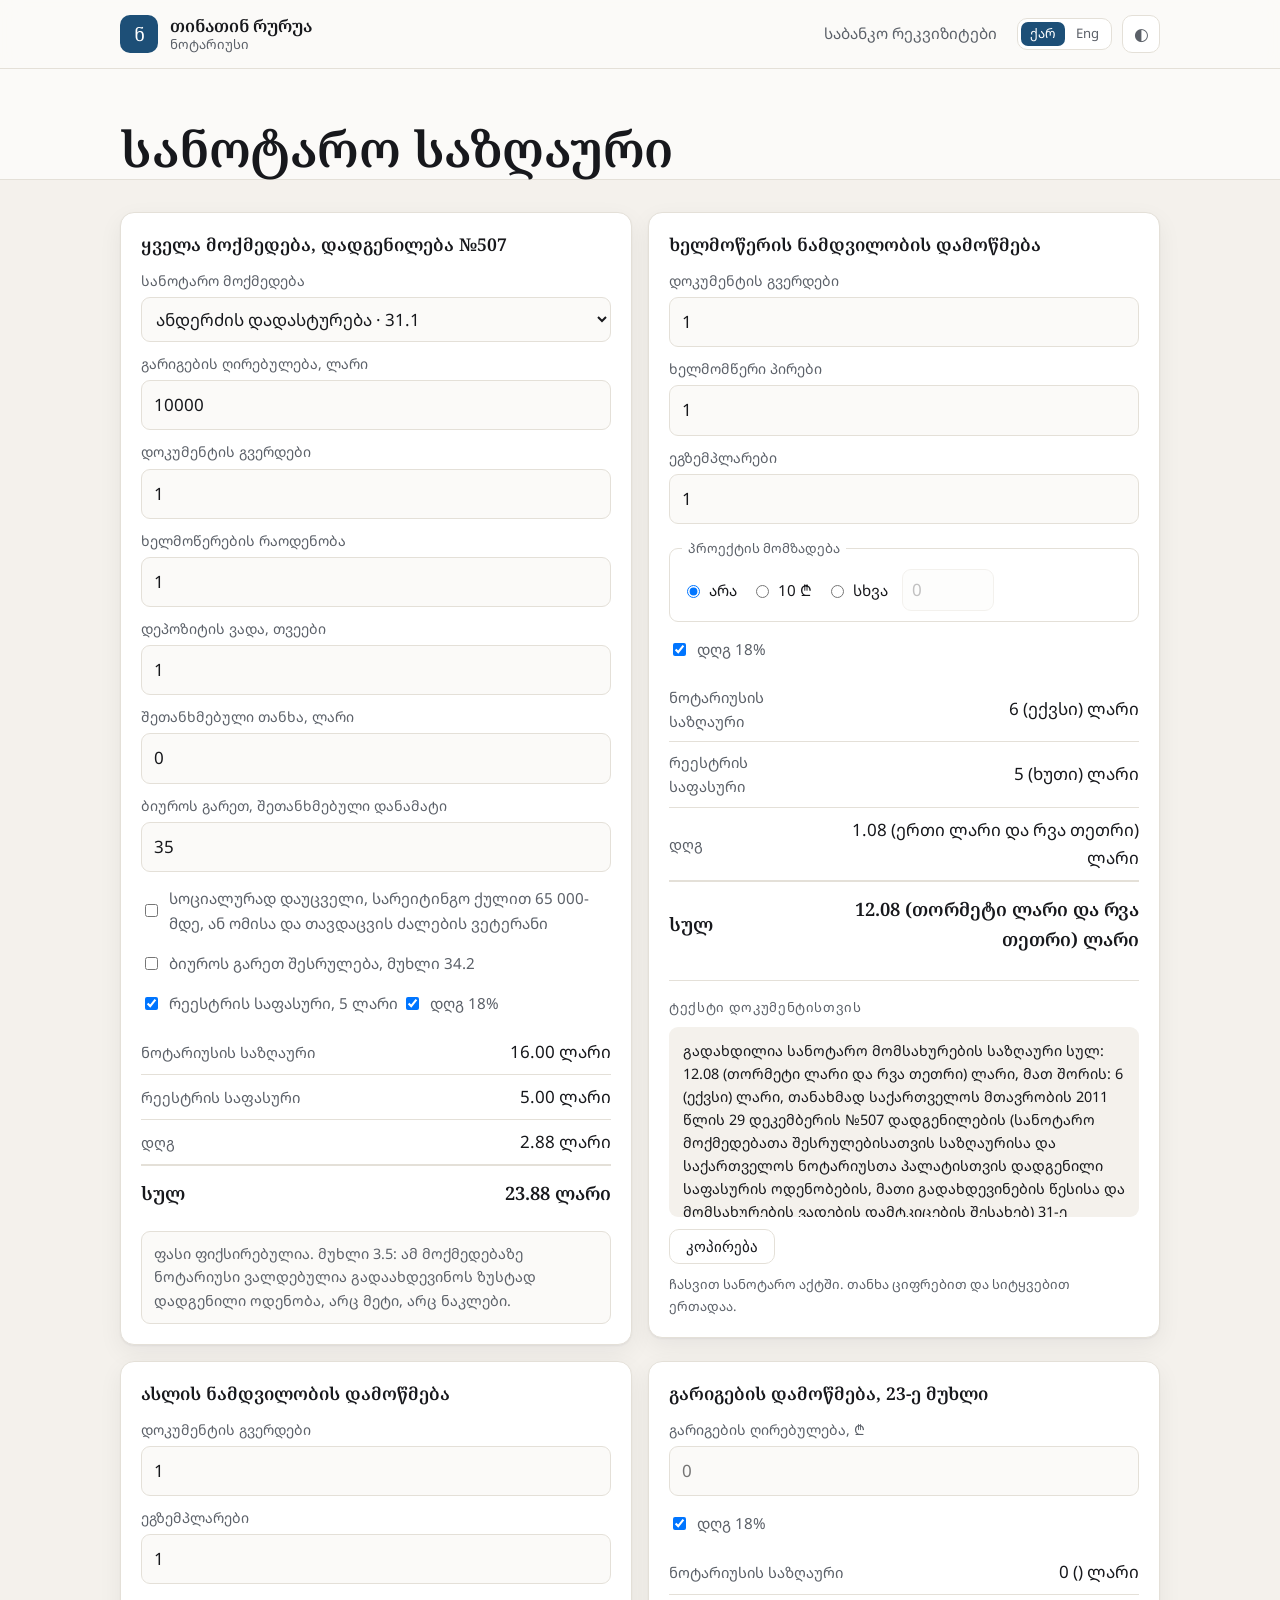
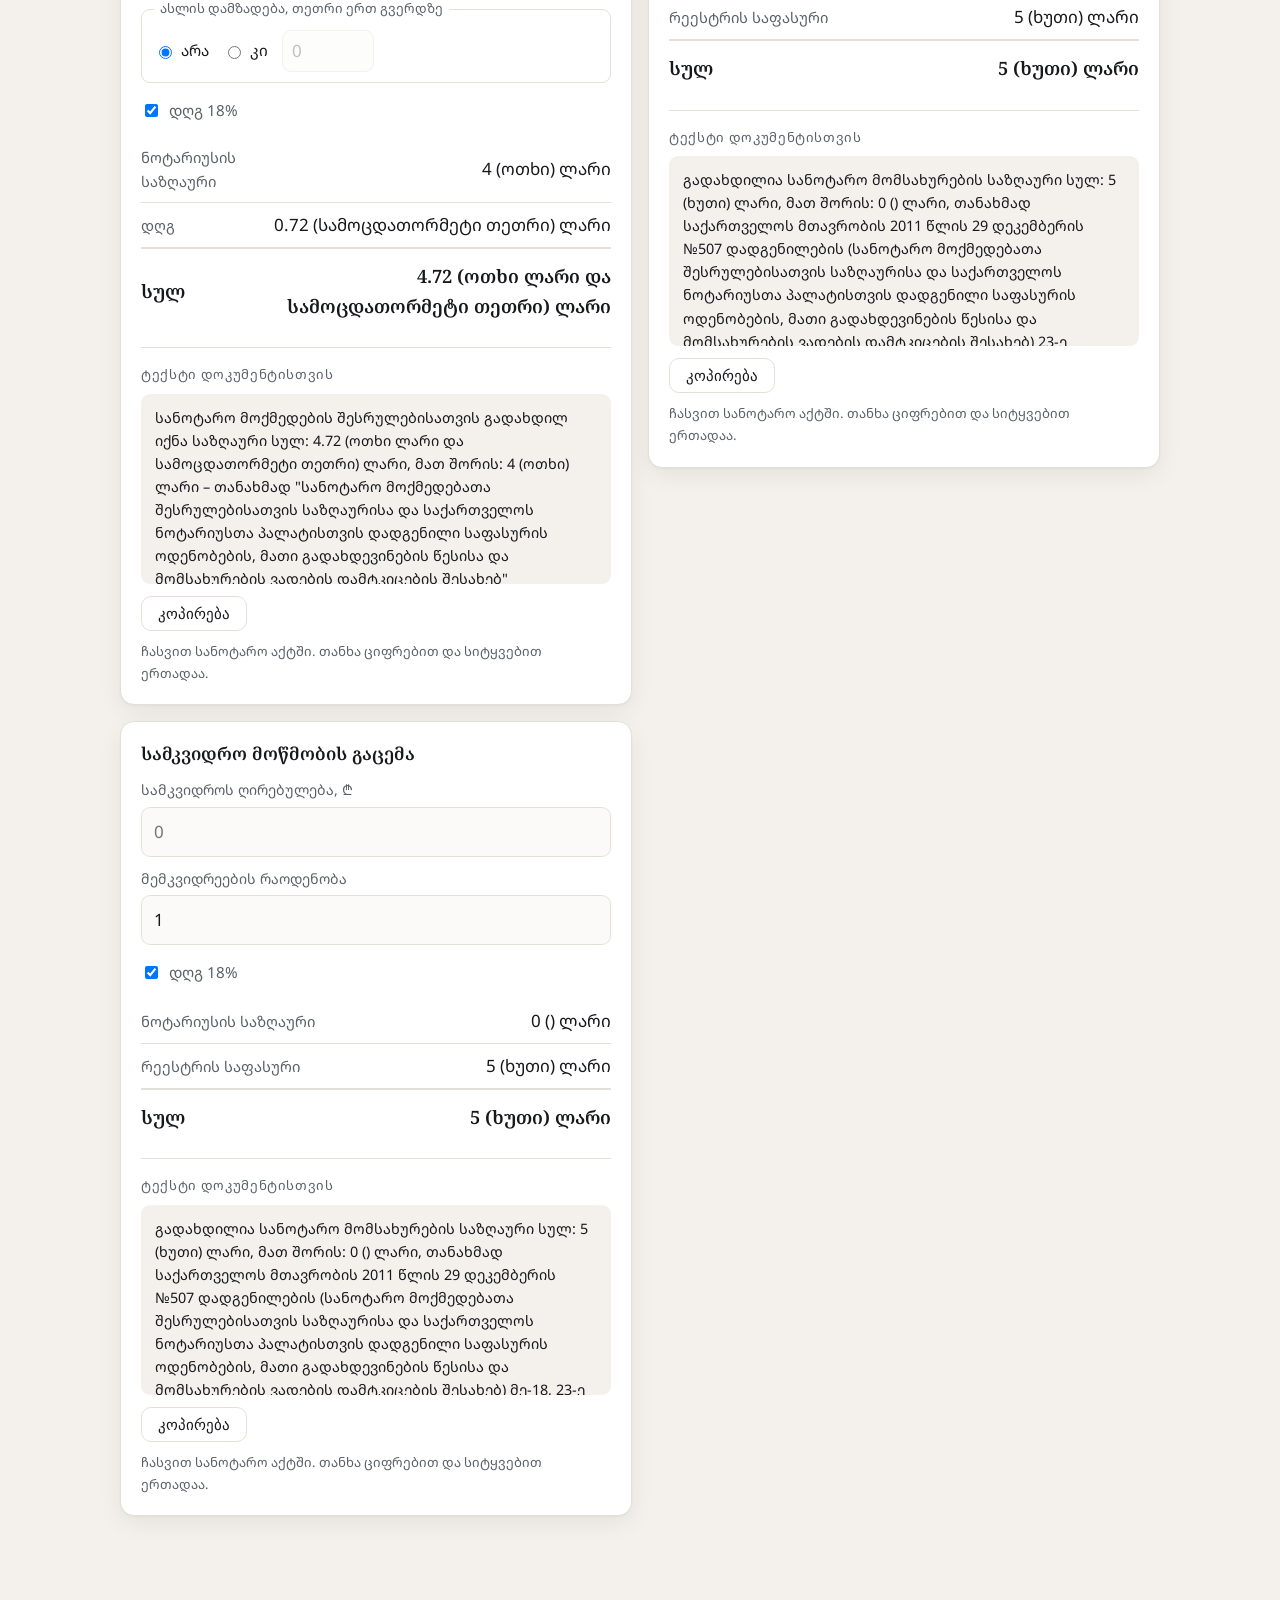
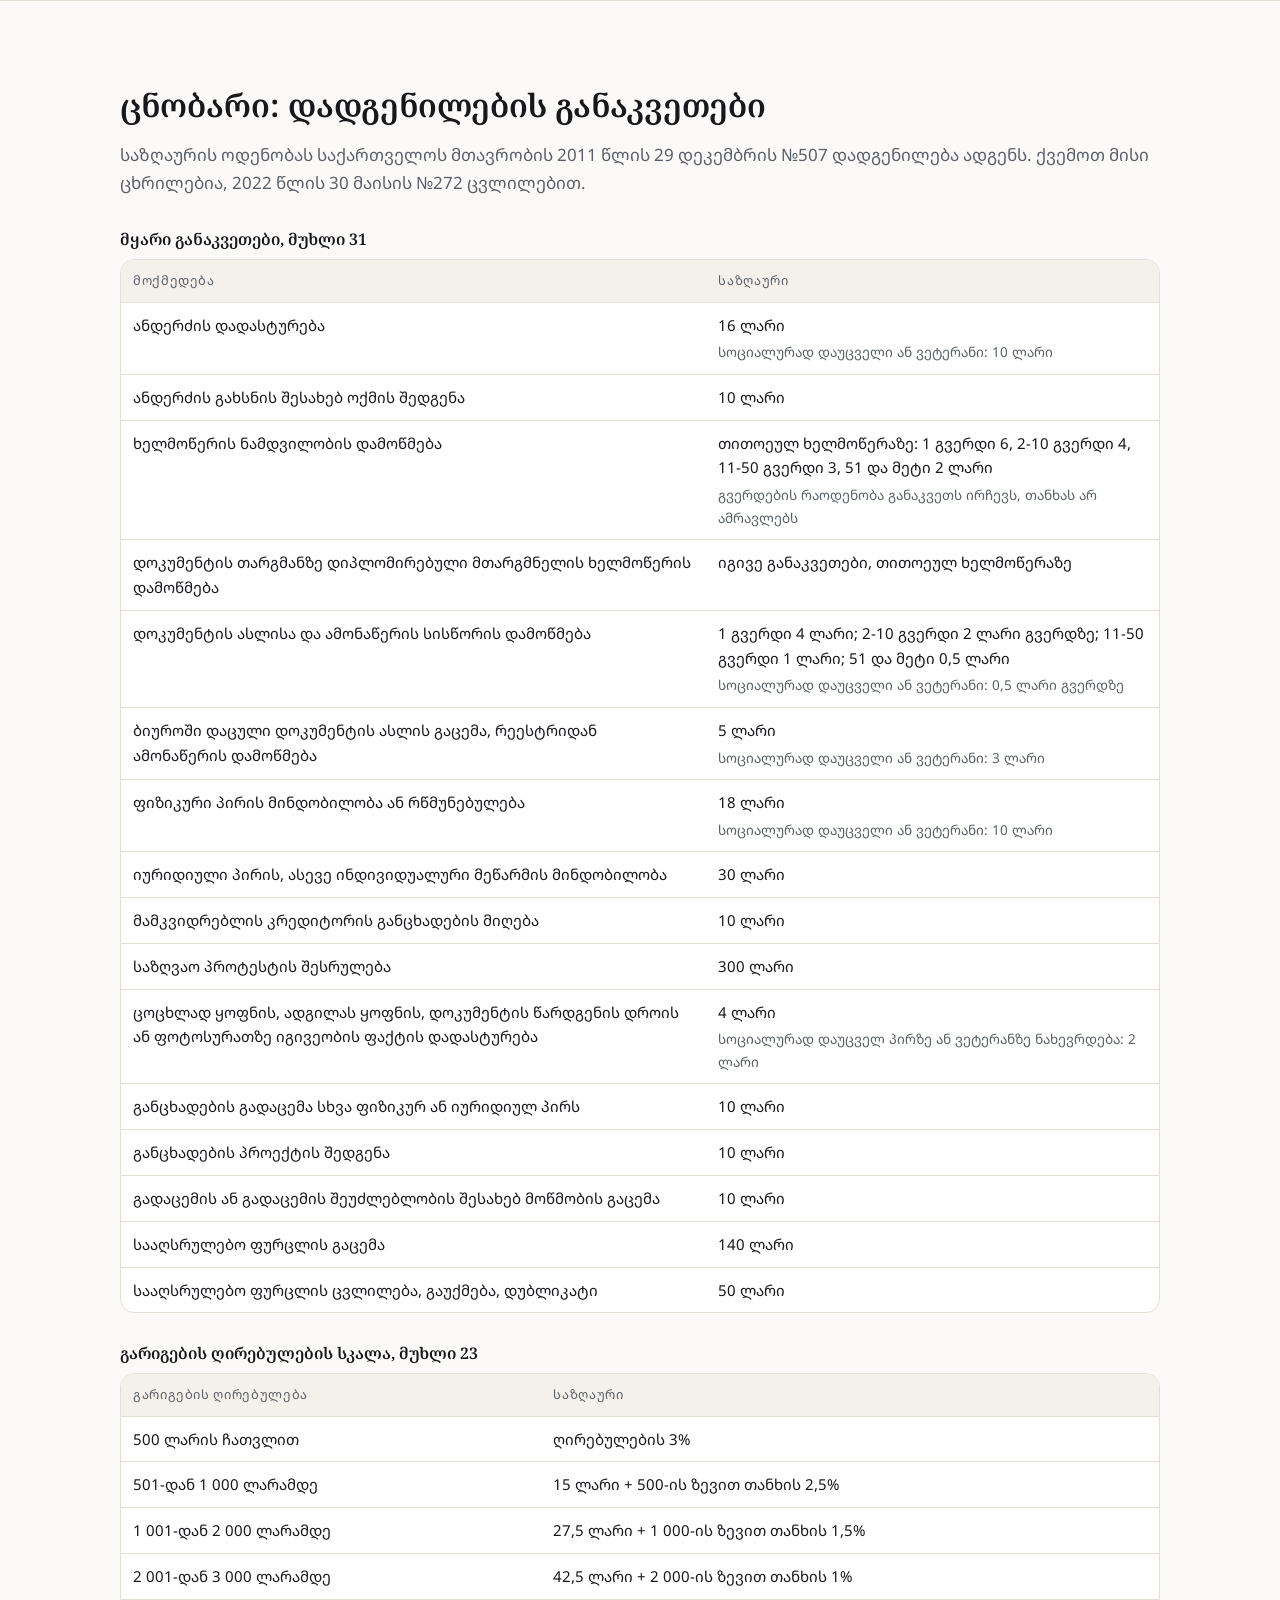
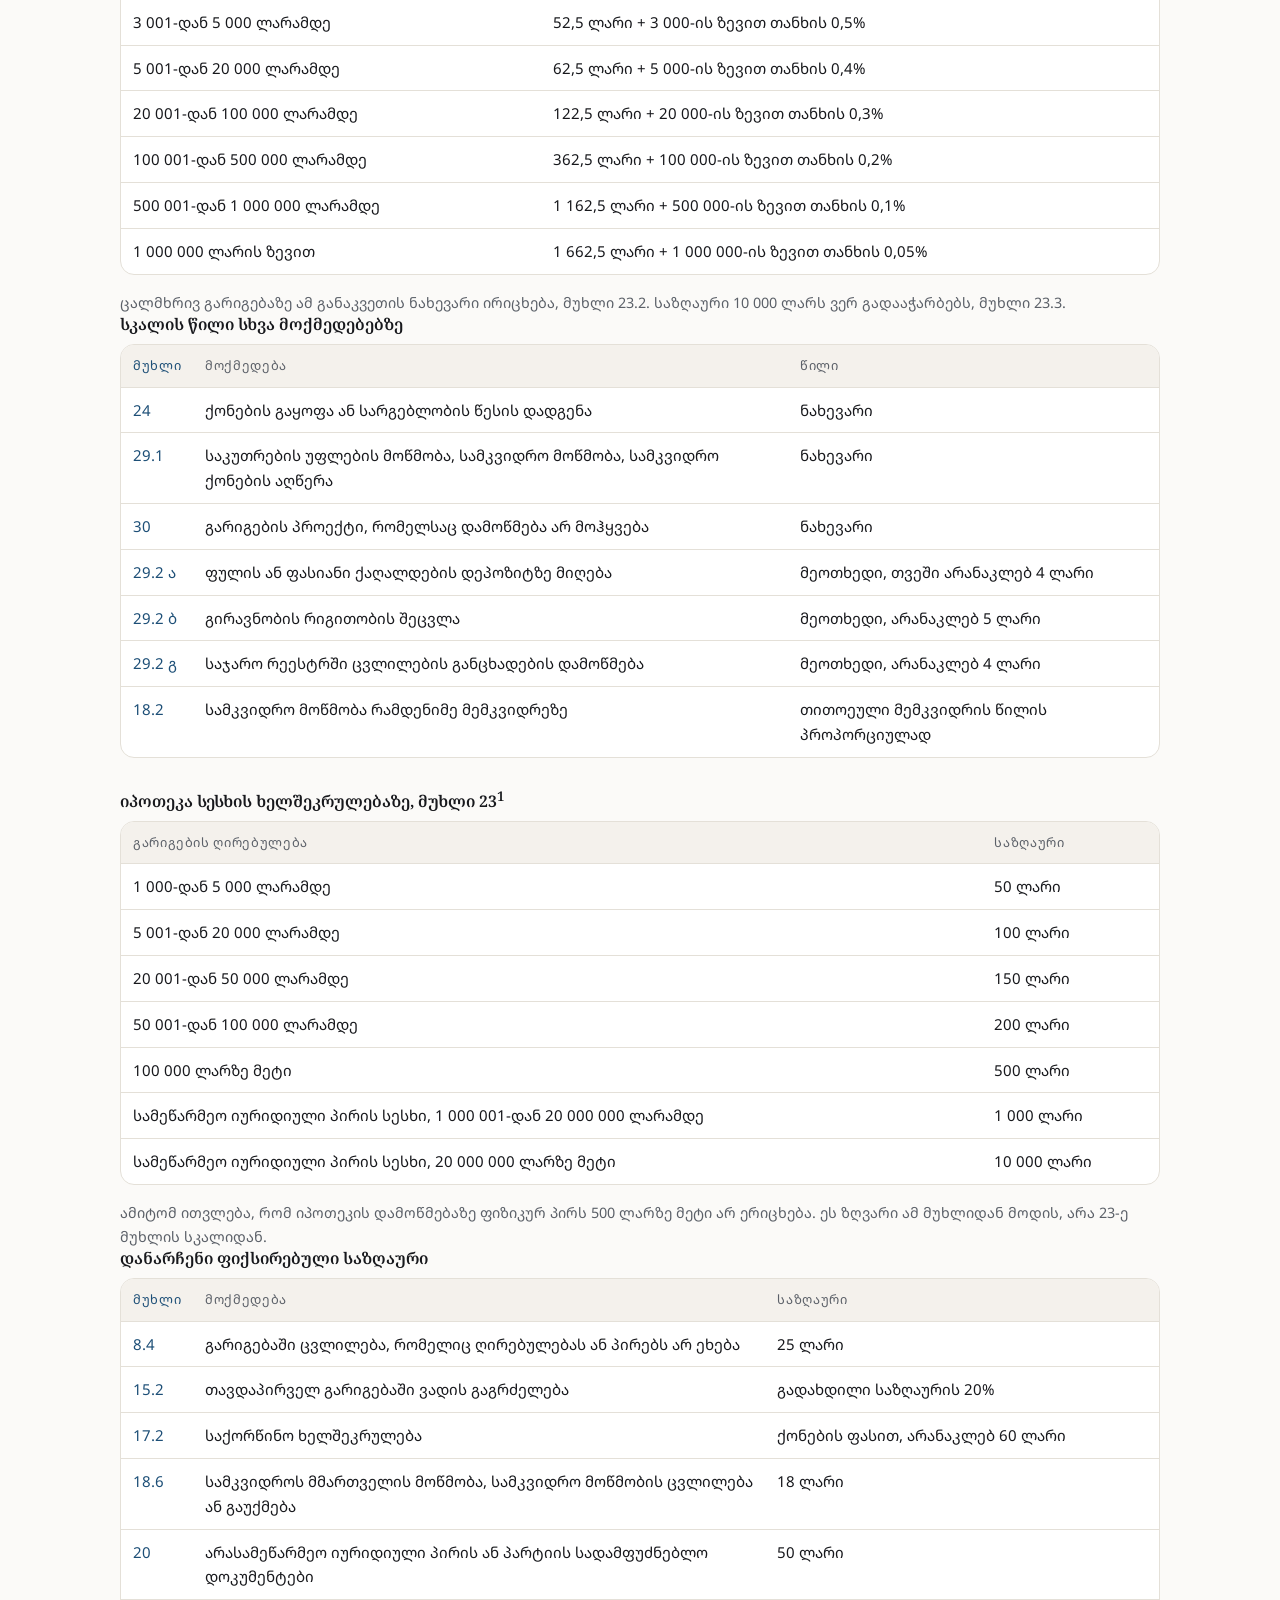
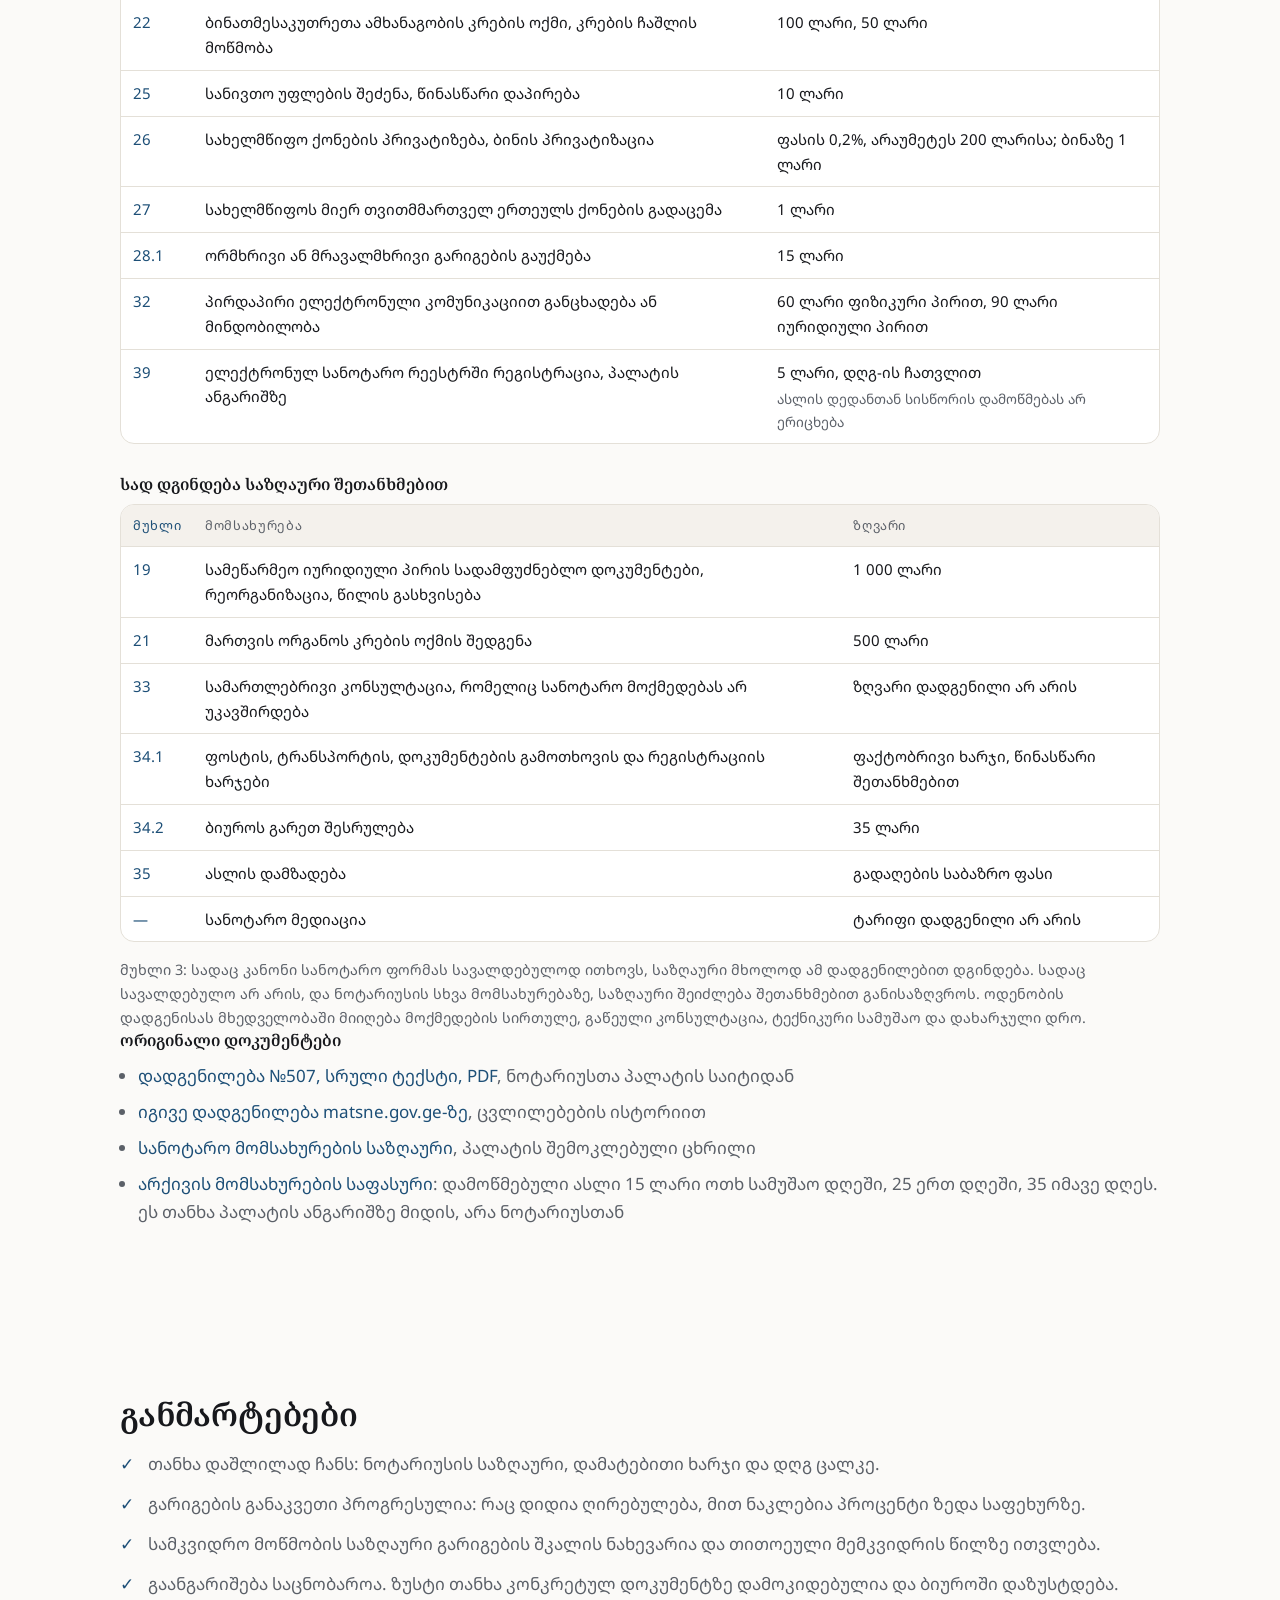
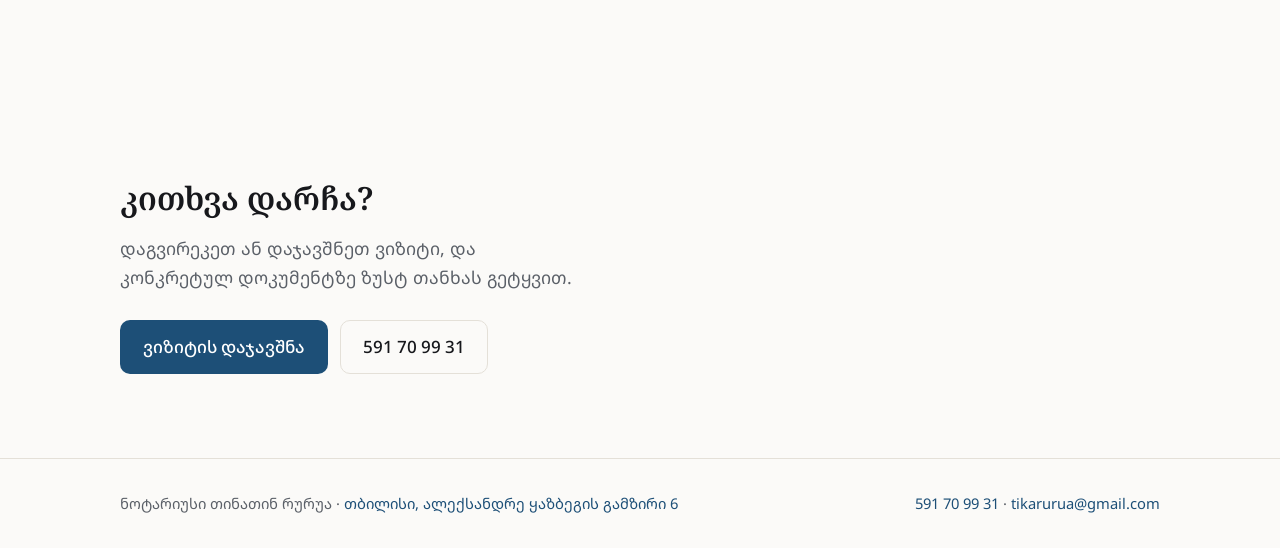
<file: tarifi/index.html>
<!DOCTYPE html>
<html lang="ka">
<head>
<meta charset="utf-8">
<meta name="viewport" content="width=device-width, initial-scale=1">
<title>სანოტარო საზღაურის კალკულატორი | ნოტარიუსი თინათინ რურუა</title>
<meta name="description" content="სანოტარო მოქმედების საზღაურის კალკულატორი: ხელმოწერის და ასლის დამოწმება, გარიგების დამოწმება 23-ე მუხლით, სამკვიდრო მოწმობის გაცემა. დღგ-ის ჩათვლით.">
<meta name="theme-color" content="#fbfaf8" media="(prefers-color-scheme: light)">
<meta name="theme-color" content="#0f1216" media="(prefers-color-scheme: dark)">
<link rel="canonical" href="https://rurua.ge/tarifi/">

<link rel="alternate" hreflang="ka" href="https://rurua.ge/tarifi/">
<link rel="alternate" hreflang="en" href="https://rurua.ge/en/fees/">
<link rel="alternate" hreflang="x-default" href="https://rurua.ge/tarifi/">

<meta property="og:type" content="website">
<meta property="og:locale" content="ka_GE">
<meta property="og:title" content="სანოტარო საზღაურის კალკულატორი">
<meta property="og:description" content="ხელმოწერის და ასლის დამოწმება, გარიგება, სამკვიდრო მოწმობა.">
<meta property="og:url" content="https://rurua.ge/tarifi/">

<link rel="preconnect" href="https://fonts.googleapis.com">
<link rel="preconnect" href="https://fonts.gstatic.com" crossorigin>
<link href="https://fonts.googleapis.com/css2?family=Noto+Sans+Georgian:wght@400;500;600&family=Noto+Serif+Georgian:wght@500;600&display=swap" rel="stylesheet">

<link rel="stylesheet" href="../assets/styles.css">
<link rel="icon" href="../assets/favicon.svg" type="image/svg+xml">

<script>
  (function () {
    try {
      var saved = localStorage.getItem("theme");
      if (saved === "dark" || saved === "light") document.documentElement.dataset.theme = saved;
    } catch (e) { /* localStorage დაბლოკილია, სისტემურ თემაზე ვრჩებით */ }
  })();
</script>
</head>
<body>

<!--
  კალენდრის ხატულა ჯავშნის ღილაკისთვის.
-->
<svg width="0" height="0" style="position:absolute" aria-hidden="true" focusable="false">
  <symbol id="icon-booking" viewBox="0 0 24 24">
    <path fill="currentColor" d="M7 2v2H5.5A2.5 2.5 0 0 0 3 6.5v13A2.5 2.5 0 0 0 5.5 22h13a2.5 2.5 0 0 0 2.5-2.5v-13A2.5 2.5 0 0 0 18.5 4H17V2h-2v2H9V2H7Zm-1.5 4H7v1h2V6h6v1h2V6h1.5a.5.5 0 0 1 .5.5V9H5V6.5a.5.5 0 0 1 .5-.5ZM5 11h14v8.5a.5.5 0 0 1-.5.5h-13a.5.5 0 0 1-.5-.5V11Zm2.5 2v2h2v-2h-2Zm4.5 0v2h2v-2h-2Zm4.5 0v2h2v-2h-2Zm-9 4v2h2v-2h-2Zm4.5 0v2h2v-2h-2Z"/>
  </symbol>
</svg>

<a class="skip" href="#calc">გადასვლა კალკულატორზე</a>

<header class="site-head">
  <div class="wrap head-inner">
    <a class="brand" href="../">
      <span class="brand-mark" aria-hidden="true">ნ</span>
      <span class="brand-text">
        <strong>თინათინ რურუა</strong>
        <span>ნოტარიუსი</span>
      </span>
    </a>

    <nav class="head-nav">
      <a href="../#payment">საბანკო რეკვიზიტები</a>
    </nav>

    <div class="head-actions">
      <p class="lang" aria-label="ენა">
        <span aria-current="true">ქარ</span>
        <a href="../en/fees/" lang="en">Eng</a>
      </p>
      <button id="theme-toggle" class="theme-btn" type="button" title="თემა">
        <span class="theme-icon" aria-hidden="true"></span>
        <span class="sr-only">თემის შეცვლა</span>
      </button>
    </div>
  </div>
</header>

<main>

  <!-- სათაური მოკლედ, კალკულატორი მაშინვე ქვემოთ. განმარტებები გვერდის ბოლოშია. -->
  <section class="section calc-head">
    <div class="wrap">
      <h1>სანოტარო საზღაური</h1>
    </div>
  </section>

  <section id="calc" class="section section-alt">
    <div class="wrap calc-list">

      <!--
        ყველა მოქმედება, დადგენილების სრული სიით. ველები არჩეულ მოქმედებაზეა მიბმული:
        რაც არ სჭირდება, არ ჩანს. სიას fees.js აწყობს, იმავე განაკვეთებით, რომლებსაც
        ქვემოთა დეტალური კალკულატორები იყენებენ.
      -->
      <div class="card calc calc-pick" data-picker>
        <h2>ყველა მოქმედება, დადგენილება №507</h2>

        <div class="calc-fields">
          <label>
            <span>სანოტარო მოქმედება</span>
            <select data-picker-select aria-label="სანოტარო მოქმედება"></select>
          </label>
          <label data-needs="value" hidden>
            <span>გარიგების ღირებულება, ლარი</span>
            <input type="number" min="0" step="0.01" value="10000" data-in="value">
          </label>
          <label data-needs="pages" hidden>
            <span>დოკუმენტის გვერდები</span>
            <input type="number" min="1" step="1" value="1" data-in="pages">
          </label>
          <label data-needs="signs" hidden>
            <span>ხელმოწერების რაოდენობა</span>
            <input type="number" min="1" step="1" value="1" data-in="signs">
          </label>
          <label data-needs="months" hidden>
            <span>დეპოზიტის ვადა, თვეები</span>
            <input type="number" min="1" step="1" value="1" data-in="months">
          </label>
          <label data-needs="agreedSum" hidden>
            <span>შეთანხმებული თანხა, ლარი</span>
            <input type="number" min="0" step="1" value="0" data-in="agreedSum">
          </label>
          <label data-needs="outsideSum" hidden>
            <span>ბიუროს გარეთ, შეთანხმებული დანამატი</span>
            <input type="number" min="0" max="35" step="1" value="35" data-in="outsideSum">
          </label>
        </div>

        <!--
          შემცირებული განაკვეთი ნოტარიუსის ფასდაკლება არ არის: თავად დადგენილება ადგენს
          ამ ორ კატეგორიაზე ნაკლებ თანხას.
        -->
        <label class="calc-vat" data-needs="conc" hidden>
          <input type="checkbox" data-in="conc">
          სოციალურად დაუცველი, სარეიტინგო ქულით 65 000-მდე, ან ომისა და თავდაცვის ძალების ვეტერანი
        </label>
        <label class="calc-vat"><input type="checkbox" data-in="outside"> ბიუროს გარეთ შესრულება, მუხლი 34.2</label>
        <label class="calc-vat"><input type="checkbox" checked data-in="registry"> რეესტრის საფასური, 5 ლარი</label>
        <label class="calc-vat"><input type="checkbox" checked data-in="vat"> დღგ 18%</label>

        <table class="calc-out">
          <tbody>
            <tr><th scope="row">ნოტარიუსის საზღაური</th><td><output data-out="fee"></output></td></tr>
            <tr data-row="extra" hidden><th scope="row">ბიუროს გარეთ</th><td><output data-out="extra"></output></td></tr>
            <tr data-row="registry"><th scope="row">რეესტრის საფასური</th><td><output data-out="registry"></output></td></tr>
            <tr data-row="vat"><th scope="row">დღგ</th><td><output data-out="vat"></output></td></tr>
            <tr class="calc-total"><th scope="row">სულ</th><td><output data-out="total"></output></td></tr>
          </tbody>
        </table>

        <p class="calc-pick-note" data-picker-note></p>
      </div>

      <!-- ხელმოწერის ნამდვილობის დამოწმება -->
      <div class="card calc" data-calc="signature">
        <h2>ხელმოწერის ნამდვილობის დამოწმება</h2>

        <div class="calc-fields">
          <label>
            <span>დოკუმენტის გვერდები</span>
            <input type="number" min="1" step="1" value="1" data-in="pages">
          </label>
          <label>
            <span>ხელმომწერი პირები</span>
            <input type="number" min="1" step="1" value="1" data-in="people">
          </label>
          <label>
            <span>ეგზემპლარები</span>
            <input type="number" min="1" step="1" value="1" data-in="copies">
          </label>
        </div>

        <fieldset class="calc-modes" data-mode-group="projectMode">
          <legend>პროექტის მომზადება</legend>
          <label><input type="radio" name="sig-project" data-mode="none" checked> არა</label>
          <label><input type="radio" name="sig-project" data-mode="ten"> 10 ₾</label>
          <label><input type="radio" name="sig-project" id="sig-project-other" data-mode="other"> სხვა</label>
          <input type="number" min="0" step="0.01" placeholder="0" data-in="projectAmount" data-enabled-by="sig-project-other" aria-label="პროექტის თანხა">
        </fieldset>

        <label class="calc-vat"><input type="checkbox" checked data-in="vat"> დღგ 18%</label>

        <table class="calc-out">
          <tbody>
            <tr><th scope="row">ნოტარიუსის საზღაური</th><td><output data-out="fee"></output></td></tr>
            <tr data-row="extra" hidden><th scope="row">პროექტისთვის</th><td><output data-out="extra"></output></td></tr>
            <tr data-row="registry"><th scope="row">რეესტრის საფასური</th><td><output data-out="registry"></output></td></tr>
            <tr data-row="vat"><th scope="row">დღგ</th><td><output data-out="vat"></output></td></tr>
            <tr class="calc-total"><th scope="row">სულ</th><td><output data-out="total"></output></td></tr>
          </tbody>
        </table>

        <div class="calc-textbox">
          <p class="calc-textbox-label">ტექსტი დოკუმენტისთვის</p>
          <p class="calc-text" data-text></p>
          <p class="calc-textbox-actions">
            <button type="button" class="btn btn-ghost btn-sm" data-text-copy data-copied="დაკოპირდა">კოპირება</button>
          </p>
          <p class="calc-textbox-hint">ჩასვით სანოტარო აქტში. თანხა ციფრებით და სიტყვებით ერთადაა.</p>
        </div>
      </div>

      <!-- ასლის დამოწმება -->
      <div class="card calc" data-calc="copy">
        <h2>ასლის ნამდვილობის დამოწმება</h2>

        <div class="calc-fields">
          <label>
            <span>დოკუმენტის გვერდები</span>
            <input type="number" min="1" step="1" value="1" data-in="pages">
          </label>
          <label>
            <span>ეგზემპლარები</span>
            <input type="number" min="1" step="1" value="1" data-in="copies">
          </label>
        </div>

        <fieldset class="calc-modes" data-mode-group="copyingMode">
          <legend>ასლის დამზადება, თეთრი ერთ გვერდზე</legend>
          <label><input type="radio" name="copy-making" data-mode="none" checked> არა</label>
          <label><input type="radio" name="copy-making" id="copy-making-yes" data-mode="yes"> კი</label>
          <input type="number" min="0" step="1" placeholder="0" data-in="copyingTetri" data-enabled-by="copy-making-yes" aria-label="თეთრი ერთ გვერდზე">
        </fieldset>

        <label class="calc-vat"><input type="checkbox" checked data-in="vat"> დღგ 18%</label>

        <table class="calc-out">
          <tbody>
            <tr><th scope="row">ნოტარიუსის საზღაური</th><td><output data-out="fee"></output></td></tr>
            <tr data-row="extra" hidden><th scope="row">ასლის დამზადება</th><td><output data-out="extra"></output></td></tr>
            <tr data-row="vat"><th scope="row">დღგ</th><td><output data-out="vat"></output></td></tr>
            <tr class="calc-total"><th scope="row">სულ</th><td><output data-out="total"></output></td></tr>
          </tbody>
        </table>

        <div class="calc-textbox">
          <p class="calc-textbox-label">ტექსტი დოკუმენტისთვის</p>
          <p class="calc-text" data-text></p>
          <p class="calc-textbox-actions">
            <button type="button" class="btn btn-ghost btn-sm" data-text-copy data-copied="დაკოპირდა">კოპირება</button>
          </p>
          <p class="calc-textbox-hint">ჩასვით სანოტარო აქტში. თანხა ციფრებით და სიტყვებით ერთადაა.</p>
        </div>
      </div>

      <!-- გარიგების დამოწმება -->
      <div class="card calc" data-calc="transaction">
        <h2>გარიგების დამოწმება, 23-ე მუხლი</h2>

        <div class="calc-fields">
          <label>
            <span>გარიგების ღირებულება, ₾</span>
            <input type="number" min="0" step="0.01" placeholder="0" data-in="value">
          </label>
        </div>

        <label class="calc-vat"><input type="checkbox" checked data-in="vat"> დღგ 18%</label>

        <table class="calc-out">
          <tbody>
            <tr><th scope="row">ნოტარიუსის საზღაური</th><td><output data-out="fee"></output></td></tr>
            <tr data-row="registry"><th scope="row">რეესტრის საფასური</th><td><output data-out="registry"></output></td></tr>
            <tr data-row="vat"><th scope="row">დღგ</th><td><output data-out="vat"></output></td></tr>
            <tr class="calc-total"><th scope="row">სულ</th><td><output data-out="total"></output></td></tr>
          </tbody>
        </table>

        <div class="calc-textbox">
          <p class="calc-textbox-label">ტექსტი დოკუმენტისთვის</p>
          <p class="calc-text" data-text></p>
          <p class="calc-textbox-actions">
            <button type="button" class="btn btn-ghost btn-sm" data-text-copy data-copied="დაკოპირდა">კოპირება</button>
          </p>
          <p class="calc-textbox-hint">ჩასვით სანოტარო აქტში. თანხა ციფრებით და სიტყვებით ერთადაა.</p>
        </div>
      </div>

      <!-- სამკვიდრო მოწმობა -->
      <div class="card calc" data-calc="inheritance">
        <h2>სამკვიდრო მოწმობის გაცემა</h2>

        <div class="calc-fields">
          <label>
            <span>სამკვიდროს ღირებულება, ₾</span>
            <input type="number" min="0" step="0.01" placeholder="0" data-in="value">
          </label>
          <label>
            <span>მემკვიდრეების რაოდენობა</span>
            <input type="number" min="1" step="1" value="1" data-in="heirs">
          </label>
        </div>

        <label class="calc-vat"><input type="checkbox" checked data-in="vat"> დღგ 18%</label>

        <p class="calc-note" data-note="შენიშვნა: გამოიყენეთ მხოლოდ იმ შემთხვევაში, თუ ეს {heirs} მემკვიდრე თანაბარწილად იღებს სამკვიდროს თითოეული მემკვიდრის კუთვნილი წილის ღირებულებაა {share}" hidden></p>

        <table class="calc-out">
          <tbody>
            <tr><th scope="row">ნოტარიუსის საზღაური</th><td><output data-out="fee"></output></td></tr>
            <tr data-row="registry"><th scope="row">რეესტრის საფასური</th><td><output data-out="registry"></output></td></tr>
            <tr data-row="vat"><th scope="row">დღგ</th><td><output data-out="vat"></output></td></tr>
            <tr class="calc-total"><th scope="row">სულ</th><td><output data-out="total"></output></td></tr>
          </tbody>
        </table>

        <div class="calc-textbox">
          <p class="calc-textbox-label">ტექსტი დოკუმენტისთვის</p>
          <p class="calc-text" data-text></p>
          <p class="calc-textbox-actions">
            <button type="button" class="btn btn-ghost btn-sm" data-text-copy data-copied="დაკოპირდა">კოპირება</button>
          </p>
          <p class="calc-textbox-hint">ჩასვით სანოტარო აქტში. თანხა ციფრებით და სიტყვებით ერთადაა.</p>
        </div>
      </div>

    </div>
  </section>


  <!--
    ცნობარი: დადგენილების ცხრილები სრულად, პლუს ორიგინალი დოკუმენტების ბმულები.
    კალკულატორის შემდეგ დგება, რადგან ვინც თანხას ითვლის, პირველ ეკრანზე ველებს ხვდება.
  -->
  <section id="tsnobari" class="section">
    <div class="wrap">
      <h2 class="section-title">ცნობარი: დადგენილების განაკვეთები</h2>
      <p class="section-sub">
        საზღაურის ოდენობას საქართველოს მთავრობის 2011 წლის 29 დეკემბრის №507 დადგენილება ადგენს.
        ქვემოთ მისი ცხრილებია, 2022 წლის 30 მაისის №272 ცვლილებით.
      </p>

      <h3 class="tariff-h3">მყარი განაკვეთები, მუხლი 31</h3>
      <div class="tariff-wrap">
        <table class="tariff-table">
          <thead><tr><th>მოქმედება</th><th>საზღაური</th></tr></thead>
          <tbody>
            <tr><td>ანდერძის დადასტურება</td><td class="num">16 ლარი<span class="tariff-note">სოციალურად დაუცველი ან ვეტერანი: 10 ლარი</span></td></tr>
            <tr><td>ანდერძის გახსნის შესახებ ოქმის შედგენა</td><td class="num">10 ლარი</td></tr>
            <tr><td>ხელმოწერის ნამდვილობის დამოწმება</td><td class="num">თითოეულ ხელმოწერაზე: 1 გვერდი 6, 2-10 გვერდი 4, 11-50 გვერდი 3, 51 და მეტი 2 ლარი<span class="tariff-note">გვერდების რაოდენობა განაკვეთს ირჩევს, თანხას არ ამრავლებს</span></td></tr>
            <tr><td>დოკუმენტის თარგმანზე დიპლომირებული მთარგმნელის ხელმოწერის დამოწმება</td><td class="num">იგივე განაკვეთები, თითოეულ ხელმოწერაზე</td></tr>
            <tr><td>დოკუმენტის ასლისა და ამონაწერის სისწორის დამოწმება</td><td class="num">1 გვერდი 4 ლარი; 2-10 გვერდი 2 ლარი გვერდზე; 11-50 გვერდი 1 ლარი; 51 და მეტი 0,5 ლარი<span class="tariff-note">სოციალურად დაუცველი ან ვეტერანი: 0,5 ლარი გვერდზე</span></td></tr>
            <tr><td>ბიუროში დაცული დოკუმენტის ასლის გაცემა, რეესტრიდან ამონაწერის დამოწმება</td><td class="num">5 ლარი<span class="tariff-note">სოციალურად დაუცველი ან ვეტერანი: 3 ლარი</span></td></tr>
            <tr><td>ფიზიკური პირის მინდობილობა ან რწმუნებულება</td><td class="num">18 ლარი<span class="tariff-note">სოციალურად დაუცველი ან ვეტერანი: 10 ლარი</span></td></tr>
            <tr><td>იურიდიული პირის, ასევე ინდივიდუალური მეწარმის მინდობილობა</td><td class="num">30 ლარი</td></tr>
            <tr><td>მამკვიდრებლის კრედიტორის განცხადების მიღება</td><td class="num">10 ლარი</td></tr>
            <tr><td>საზღვაო პროტესტის შესრულება</td><td class="num">300 ლარი</td></tr>
            <tr><td>ცოცხლად ყოფნის, ადგილას ყოფნის, დოკუმენტის წარდგენის დროის ან ფოტოსურათზე იგივეობის ფაქტის დადასტურება</td><td class="num">4 ლარი<span class="tariff-note">სოციალურად დაუცველ პირზე ან ვეტერანზე ნახევრდება: 2 ლარი</span></td></tr>
            <tr><td>განცხადების გადაცემა სხვა ფიზიკურ ან იურიდიულ პირს</td><td class="num">10 ლარი</td></tr>
            <tr><td>განცხადების პროექტის შედგენა</td><td class="num">10 ლარი</td></tr>
            <tr><td>გადაცემის ან გადაცემის შეუძლებლობის შესახებ მოწმობის გაცემა</td><td class="num">10 ლარი</td></tr>
            <tr><td>სააღსრულებო ფურცლის გაცემა</td><td class="num">140 ლარი</td></tr>
            <tr><td>სააღსრულებო ფურცლის ცვლილება, გაუქმება, დუბლიკატი</td><td class="num">50 ლარი</td></tr>
          </tbody>
        </table>
      </div>

      <h3 class="tariff-h3">გარიგების ღირებულების სკალა, მუხლი 23</h3>
      <div class="tariff-wrap">
        <table class="tariff-table">
          <thead><tr><th>გარიგების ღირებულება</th><th>საზღაური</th></tr></thead>
          <tbody>
            <tr><td>500 ლარის ჩათვლით</td><td class="num">ღირებულების 3%</td></tr>
            <tr><td>501-დან 1 000 ლარამდე</td><td class="num">15 ლარი + 500-ის ზევით თანხის 2,5%</td></tr>
            <tr><td>1 001-დან 2 000 ლარამდე</td><td class="num">27,5 ლარი + 1 000-ის ზევით თანხის 1,5%</td></tr>
            <tr><td>2 001-დან 3 000 ლარამდე</td><td class="num">42,5 ლარი + 2 000-ის ზევით თანხის 1%</td></tr>
            <tr><td>3 001-დან 5 000 ლარამდე</td><td class="num">52,5 ლარი + 3 000-ის ზევით თანხის 0,5%</td></tr>
            <tr><td>5 001-დან 20 000 ლარამდე</td><td class="num">62,5 ლარი + 5 000-ის ზევით თანხის 0,4%</td></tr>
            <tr><td>20 001-დან 100 000 ლარამდე</td><td class="num">122,5 ლარი + 20 000-ის ზევით თანხის 0,3%</td></tr>
            <tr><td>100 001-დან 500 000 ლარამდე</td><td class="num">362,5 ლარი + 100 000-ის ზევით თანხის 0,2%</td></tr>
            <tr><td>500 001-დან 1 000 000 ლარამდე</td><td class="num">1 162,5 ლარი + 500 000-ის ზევით თანხის 0,1%</td></tr>
            <tr><td>1 000 000 ლარის ზევით</td><td class="num">1 662,5 ლარი + 1 000 000-ის ზევით თანხის 0,05%</td></tr>
          </tbody>
        </table>
      </div>
      <p class="tariff-after">ცალმხრივ გარიგებაზე ამ განაკვეთის ნახევარი ირიცხება, მუხლი 23.2. საზღაური 10 000 ლარს ვერ გადააჭარბებს, მუხლი 23.3.</p>

      <h3 class="tariff-h3">სკალის წილი სხვა მოქმედებებზე</h3>
      <div class="tariff-wrap">
        <table class="tariff-table">
          <thead><tr><th class="art">მუხლი</th><th>მოქმედება</th><th>წილი</th></tr></thead>
          <tbody>
            <tr><td class="art">24</td><td>ქონების გაყოფა ან სარგებლობის წესის დადგენა</td><td class="num">ნახევარი</td></tr>
            <tr><td class="art">29.1</td><td>საკუთრების უფლების მოწმობა, სამკვიდრო მოწმობა, სამკვიდრო ქონების აღწერა</td><td class="num">ნახევარი</td></tr>
            <tr><td class="art">30</td><td>გარიგების პროექტი, რომელსაც დამოწმება არ მოჰყვება</td><td class="num">ნახევარი</td></tr>
            <tr><td class="art">29.2 ა</td><td>ფულის ან ფასიანი ქაღალდების დეპოზიტზე მიღება</td><td class="num">მეოთხედი, თვეში არანაკლებ 4 ლარი</td></tr>
            <tr><td class="art">29.2 ბ</td><td>გირავნობის რიგითობის შეცვლა</td><td class="num">მეოთხედი, არანაკლებ 5 ლარი</td></tr>
            <tr><td class="art">29.2 გ</td><td>საჯარო რეესტრში ცვლილების განცხადების დამოწმება</td><td class="num">მეოთხედი, არანაკლებ 4 ლარი</td></tr>
            <tr><td class="art">18.2</td><td>სამკვიდრო მოწმობა რამდენიმე მემკვიდრეზე</td><td class="num">თითოეული მემკვიდრის წილის პროპორციულად</td></tr>
          </tbody>
        </table>
      </div>

      <h3 class="tariff-h3">იპოთეკა სესხის ხელშეკრულებაზე, მუხლი 23<sup>1</sup></h3>
      <div class="tariff-wrap">
        <table class="tariff-table">
          <thead><tr><th>გარიგების ღირებულება</th><th>საზღაური</th></tr></thead>
          <tbody>
            <tr><td>1 000-დან 5 000 ლარამდე</td><td class="num">50 ლარი</td></tr>
            <tr><td>5 001-დან 20 000 ლარამდე</td><td class="num">100 ლარი</td></tr>
            <tr><td>20 001-დან 50 000 ლარამდე</td><td class="num">150 ლარი</td></tr>
            <tr><td>50 001-დან 100 000 ლარამდე</td><td class="num">200 ლარი</td></tr>
            <tr><td>100 000 ლარზე მეტი</td><td class="num">500 ლარი</td></tr>
            <tr><td>სამეწარმეო იურიდიული პირის სესხი, 1 000 001-დან 20 000 000 ლარამდე</td><td class="num">1 000 ლარი</td></tr>
            <tr><td>სამეწარმეო იურიდიული პირის სესხი, 20 000 000 ლარზე მეტი</td><td class="num">10 000 ლარი</td></tr>
          </tbody>
        </table>
      </div>
      <p class="tariff-after">ამიტომ ითვლება, რომ იპოთეკის დამოწმებაზე ფიზიკურ პირს 500 ლარზე მეტი არ ერიცხება. ეს ზღვარი ამ მუხლიდან მოდის, არა 23-ე მუხლის სკალიდან.</p>

      <h3 class="tariff-h3">დანარჩენი ფიქსირებული საზღაური</h3>
      <div class="tariff-wrap">
        <table class="tariff-table">
          <thead><tr><th class="art">მუხლი</th><th>მოქმედება</th><th>საზღაური</th></tr></thead>
          <tbody>
            <tr><td class="art">8.4</td><td>გარიგებაში ცვლილება, რომელიც ღირებულებას ან პირებს არ ეხება</td><td class="num">25 ლარი</td></tr>
            <tr><td class="art">15.2</td><td>თავდაპირველ გარიგებაში ვადის გაგრძელება</td><td class="num">გადახდილი საზღაურის 20%</td></tr>
            <tr><td class="art">17.2</td><td>საქორწინო ხელშეკრულება</td><td class="num">ქონების ფასით, არანაკლებ 60 ლარი</td></tr>
            <tr><td class="art">18.6</td><td>სამკვიდროს მმართველის მოწმობა, სამკვიდრო მოწმობის ცვლილება ან გაუქმება</td><td class="num">18 ლარი</td></tr>
            <tr><td class="art">20</td><td>არასამეწარმეო იურიდიული პირის ან პარტიის სადამფუძნებლო დოკუმენტები</td><td class="num">50 ლარი</td></tr>
            <tr><td class="art">22</td><td>ბინათმესაკუთრეთა ამხანაგობის კრების ოქმი, კრების ჩაშლის მოწმობა</td><td class="num">100 ლარი, 50 ლარი</td></tr>
            <tr><td class="art">25</td><td>სანივთო უფლების შეძენა, წინასწარი დაპირება</td><td class="num">10 ლარი</td></tr>
            <tr><td class="art">26</td><td>სახელმწიფო ქონების პრივატიზება, ბინის პრივატიზაცია</td><td class="num">ფასის 0,2%, არაუმეტეს 200 ლარისა; ბინაზე 1 ლარი</td></tr>
            <tr><td class="art">27</td><td>სახელმწიფოს მიერ თვითმმართველ ერთეულს ქონების გადაცემა</td><td class="num">1 ლარი</td></tr>
            <tr><td class="art">28.1</td><td>ორმხრივი ან მრავალმხრივი გარიგების გაუქმება</td><td class="num">15 ლარი</td></tr>
            <tr><td class="art">32</td><td>პირდაპირი ელექტრონული კომუნიკაციით განცხადება ან მინდობილობა</td><td class="num">60 ლარი ფიზიკური პირით, 90 ლარი იურიდიული პირით</td></tr>
            <tr><td class="art">39</td><td>ელექტრონულ სანოტარო რეესტრში რეგისტრაცია, პალატის ანგარიშზე</td><td class="num">5 ლარი, დღგ-ის ჩათვლით<span class="tariff-note">ასლის დედანთან სისწორის დამოწმებას არ ერიცხება</span></td></tr>
          </tbody>
        </table>
      </div>

      <h3 class="tariff-h3">სად დგინდება საზღაური შეთანხმებით</h3>
      <div class="tariff-wrap">
        <table class="tariff-table">
          <thead><tr><th class="art">მუხლი</th><th>მომსახურება</th><th>ზღვარი</th></tr></thead>
          <tbody>
            <tr><td class="art">19</td><td>სამეწარმეო იურიდიული პირის სადამფუძნებლო დოკუმენტები, რეორგანიზაცია, წილის გასხვისება</td><td class="num">1 000 ლარი</td></tr>
            <tr><td class="art">21</td><td>მართვის ორგანოს კრების ოქმის შედგენა</td><td class="num">500 ლარი</td></tr>
            <tr><td class="art">33</td><td>სამართლებრივი კონსულტაცია, რომელიც სანოტარო მოქმედებას არ უკავშირდება</td><td class="num">ზღვარი დადგენილი არ არის</td></tr>
            <tr><td class="art">34.1</td><td>ფოსტის, ტრანსპორტის, დოკუმენტების გამოთხოვის და რეგისტრაციის ხარჯები</td><td class="num">ფაქტობრივი ხარჯი, წინასწარი შეთანხმებით</td></tr>
            <tr><td class="art">34.2</td><td>ბიუროს გარეთ შესრულება</td><td class="num">35 ლარი</td></tr>
            <tr><td class="art">35</td><td>ასლის დამზადება</td><td class="num">გადაღების საბაზრო ფასი</td></tr>
            <tr><td class="art">—</td><td>სანოტარო მედიაცია</td><td class="num">ტარიფი დადგენილი არ არის</td></tr>
          </tbody>
        </table>
      </div>
      <p class="tariff-after">
        მუხლი 3: სადაც კანონი სანოტარო ფორმას სავალდებულოდ ითხოვს, საზღაური მხოლოდ ამ
        დადგენილებით დგინდება. სადაც სავალდებულო არ არის, და ნოტარიუსის სხვა მომსახურებაზე,
        საზღაური შეიძლება შეთანხმებით განისაზღვროს. ოდენობის დადგენისას მხედველობაში მიიღება
        მოქმედების სირთულე, გაწეული კონსულტაცია, ტექნიკური სამუშაო და დახარჯული დრო.
      </p>

      <h3 class="tariff-h3">ორიგინალი დოკუმენტები</h3>
      <ul class="docs-list">
        <li><a href="https://notary.ge/res/docs/sakanonmdeblo/axali_aktebi/dadgenileba.pdf" target="_blank" rel="noopener">დადგენილება №507, სრული ტექსტი, PDF</a>, ნოტარიუსთა პალატის საიტიდან</li>
        <li><a href="https://matsne.gov.ge/ka/document/view/1549252" target="_blank" rel="noopener">იგივე დადგენილება matsne.gov.ge-ზე</a>, ცვლილებების ისტორიით</li>
        <li><a href="https://www.notary.ge/geo-6439-sanotaro-momsaxurebis-sazgauri" target="_blank" rel="noopener">სანოტარო მომსახურების საზღაური</a>, პალატის შემოკლებული ცხრილი</li>
        <li><a href="https://www.notary.ge/index.php?id=1376&amp;lang=geo" target="_blank" rel="noopener">არქივის მომსახურების საფასური</a>: დამოწმებული ასლი 15 ლარი ოთხ სამუშაო დღეში, 25 ერთ დღეში, 35 იმავე დღეს. ეს თანხა პალატის ანგარიშზე მიდის, არა ნოტარიუსთან</li>
      </ul>
    </div>
  </section>
  <!--
    განმარტებები კალკულატორის შემდეგ დგება: ვინც თანხას ითვლის, პირველ ეკრანზე
    ველებს ხვდება და არა ტექსტს.
  -->
  <section class="section calc-info">
    <div class="wrap">
      <h2 class="section-title">განმარტებები</h2>
      <ul class="ticks">
        <li>თანხა დაშლილად ჩანს: ნოტარიუსის საზღაური, დამატებითი ხარჯი და დღგ ცალკე.</li>
        <li>გარიგების განაკვეთი პროგრესულია: რაც დიდია ღირებულება, მით ნაკლებია პროცენტი ზედა საფეხურზე.</li>
        <li>სამკვიდრო მოწმობის საზღაური გარიგების შკალის ნახევარია და თითოეული მემკვიდრის წილზე ითვლება.</li>
        <li>გაანგარიშება საცნობაროა. ზუსტი თანხა კონკრეტულ დოკუმენტზე დამოკიდებულია და ბიუროში დაზუსტდება.</li>
      </ul>
    </div>
  </section>

  <section class="section">
    <div class="wrap">
      <h2 class="section-title">კითხვა დარჩა?</h2>
      <p class="lede">
        დაგვირეკეთ ან დაჯავშნეთ ვიზიტი, და კონკრეტულ დოკუმენტზე ზუსტ თანხას გეტყვით.
      </p>
      <div class="hero-btns">
        <a class="btn btn-primary btn-cal" href="https://cal.com/rurua/30" target="_blank" rel="noopener">ვიზიტის დაჯავშნა</a>
        <a class="btn btn-ghost" href="tel:+995591709931">591 70 99 31</a>
      </div>
    </div>
  </section>

</main>

<footer class="site-foot">
  <div class="wrap foot-inner">
    <p>ნოტარიუსი თინათინ რურუა &middot; <a href="https://www.google.com/maps/place/?cid=2737741856713212816" target="_blank" rel="noopener">თბილისი, ალექსანდრე ყაზბეგის გამზირი 6</a></p>
    <p><a href="tel:+995591709931">591 70 99 31</a> &middot; <a href="mailto:tikarurua@gmail.com">tikarurua@gmail.com</a></p>
  </div>
</footer>

<script src="../assets/theme.js"></script>
<script src="../assets/words.js"></script>
<script src="../assets/fees.js"></script>
</body>
</html>
</file>
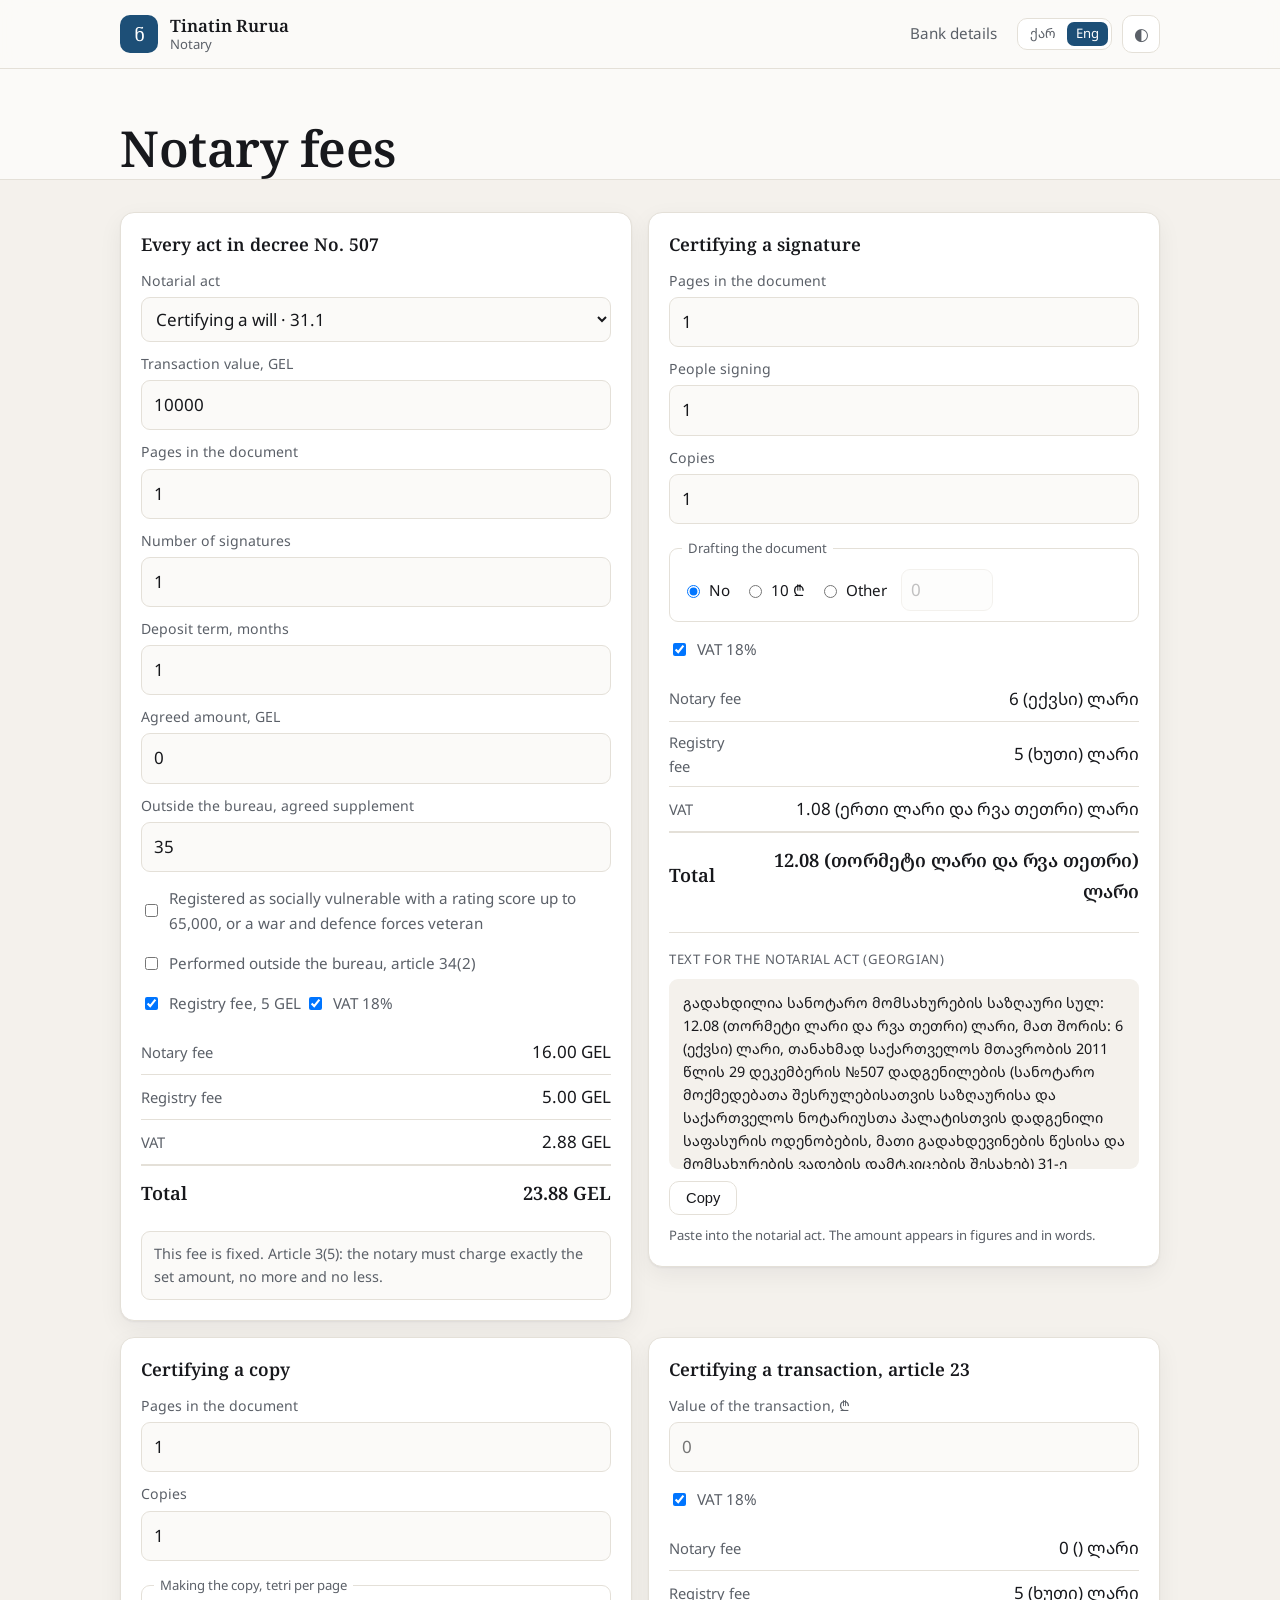
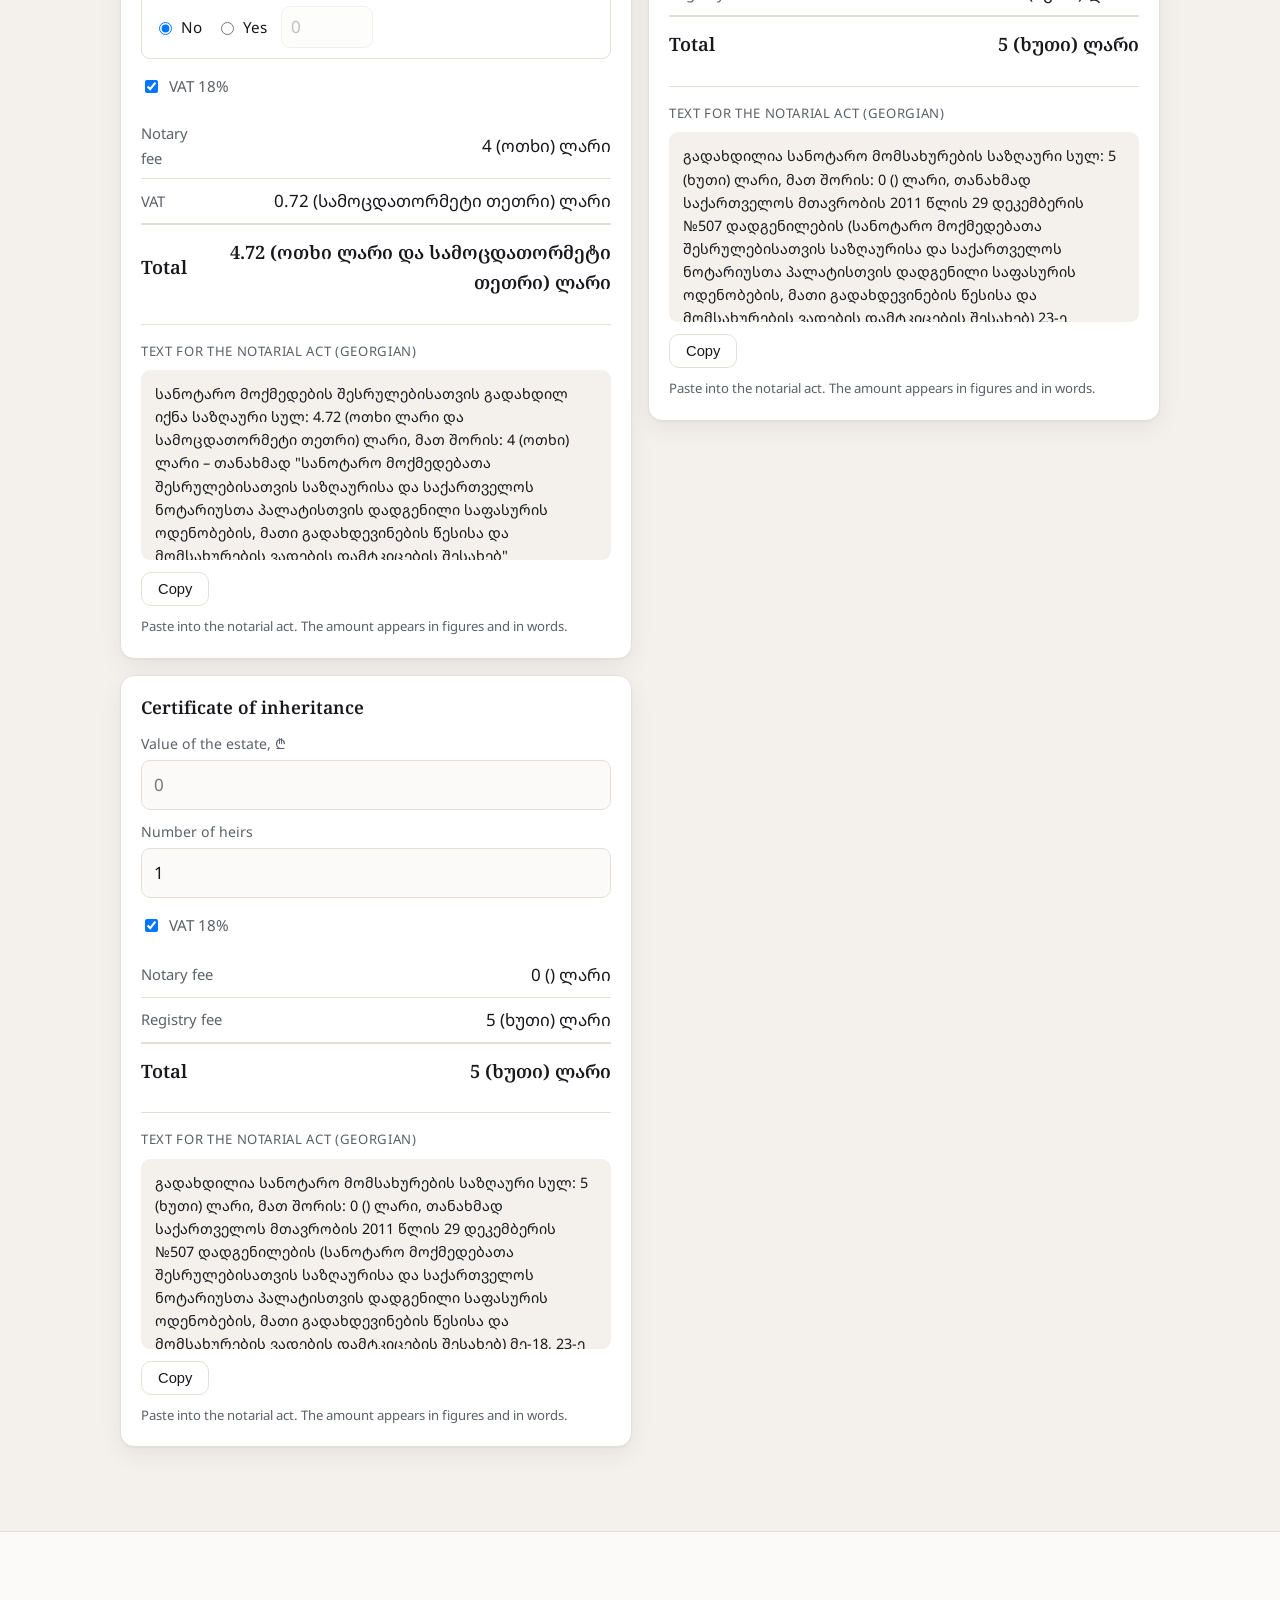
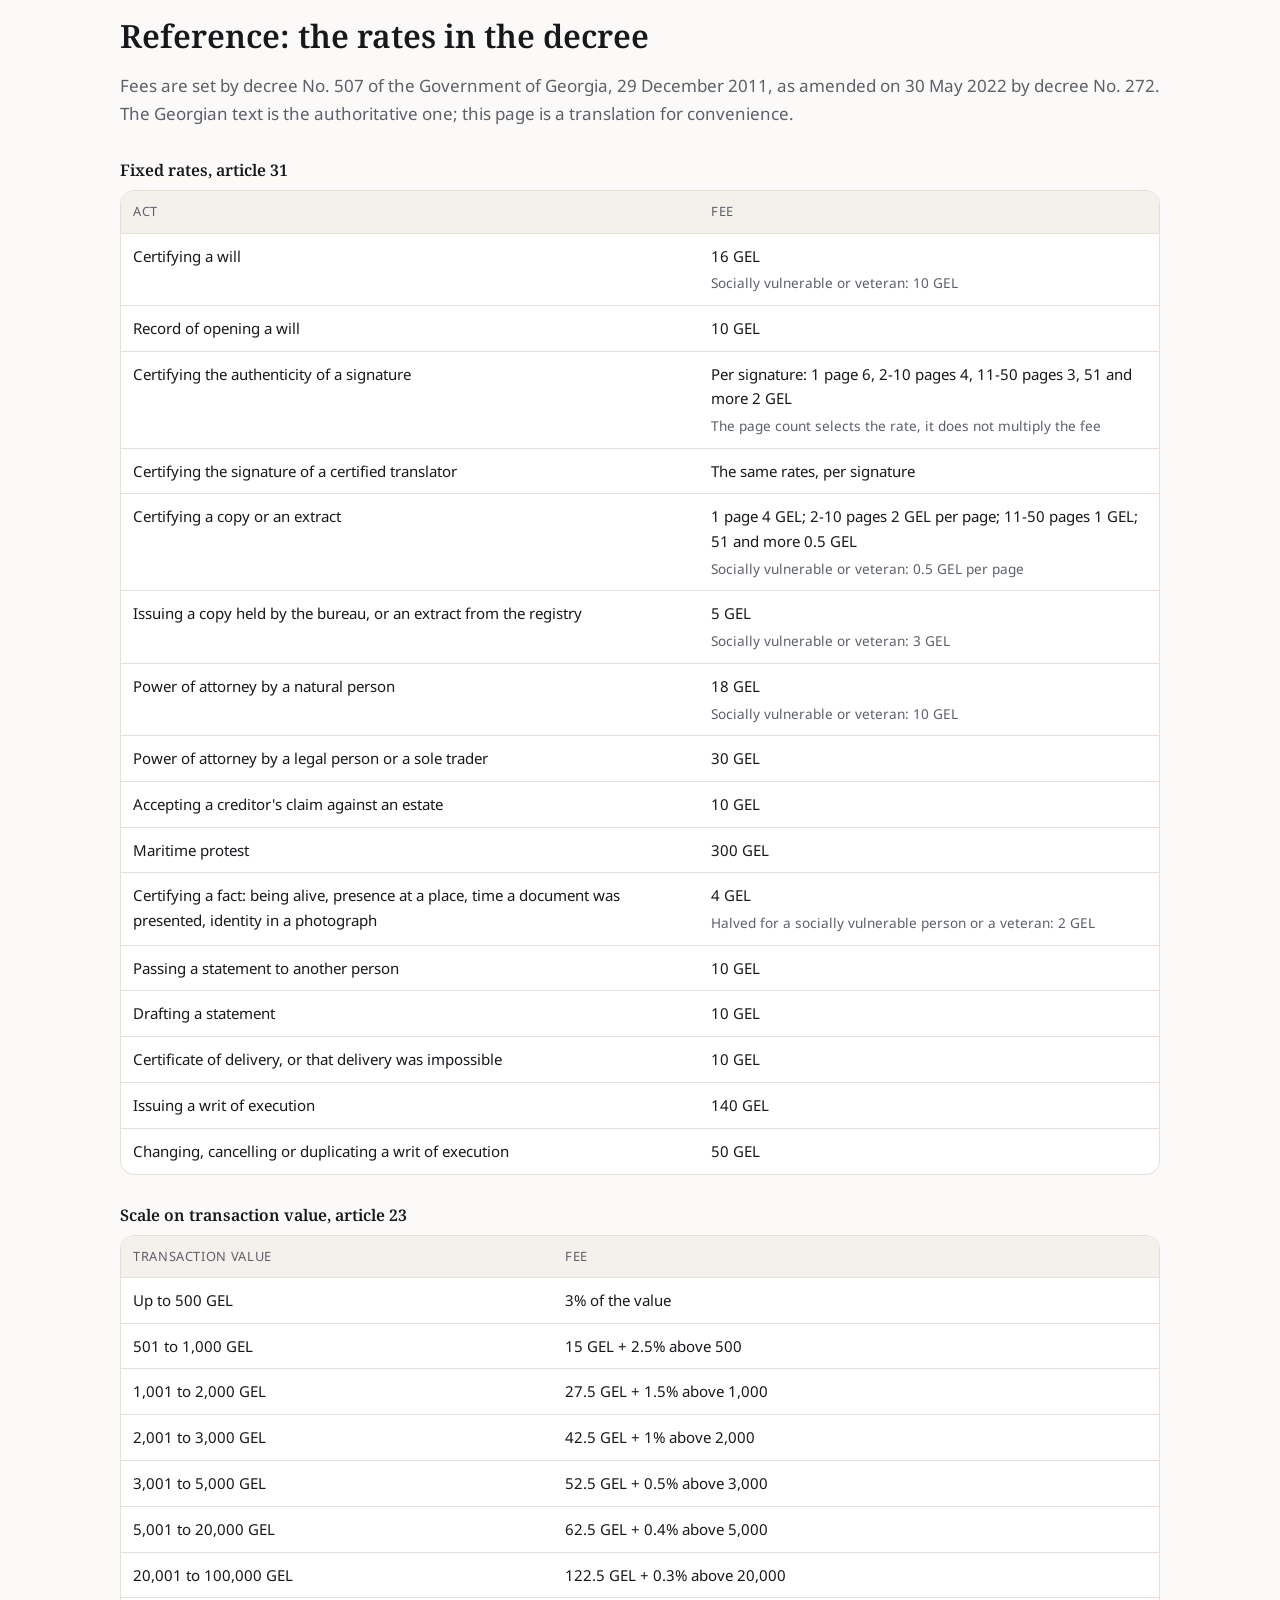
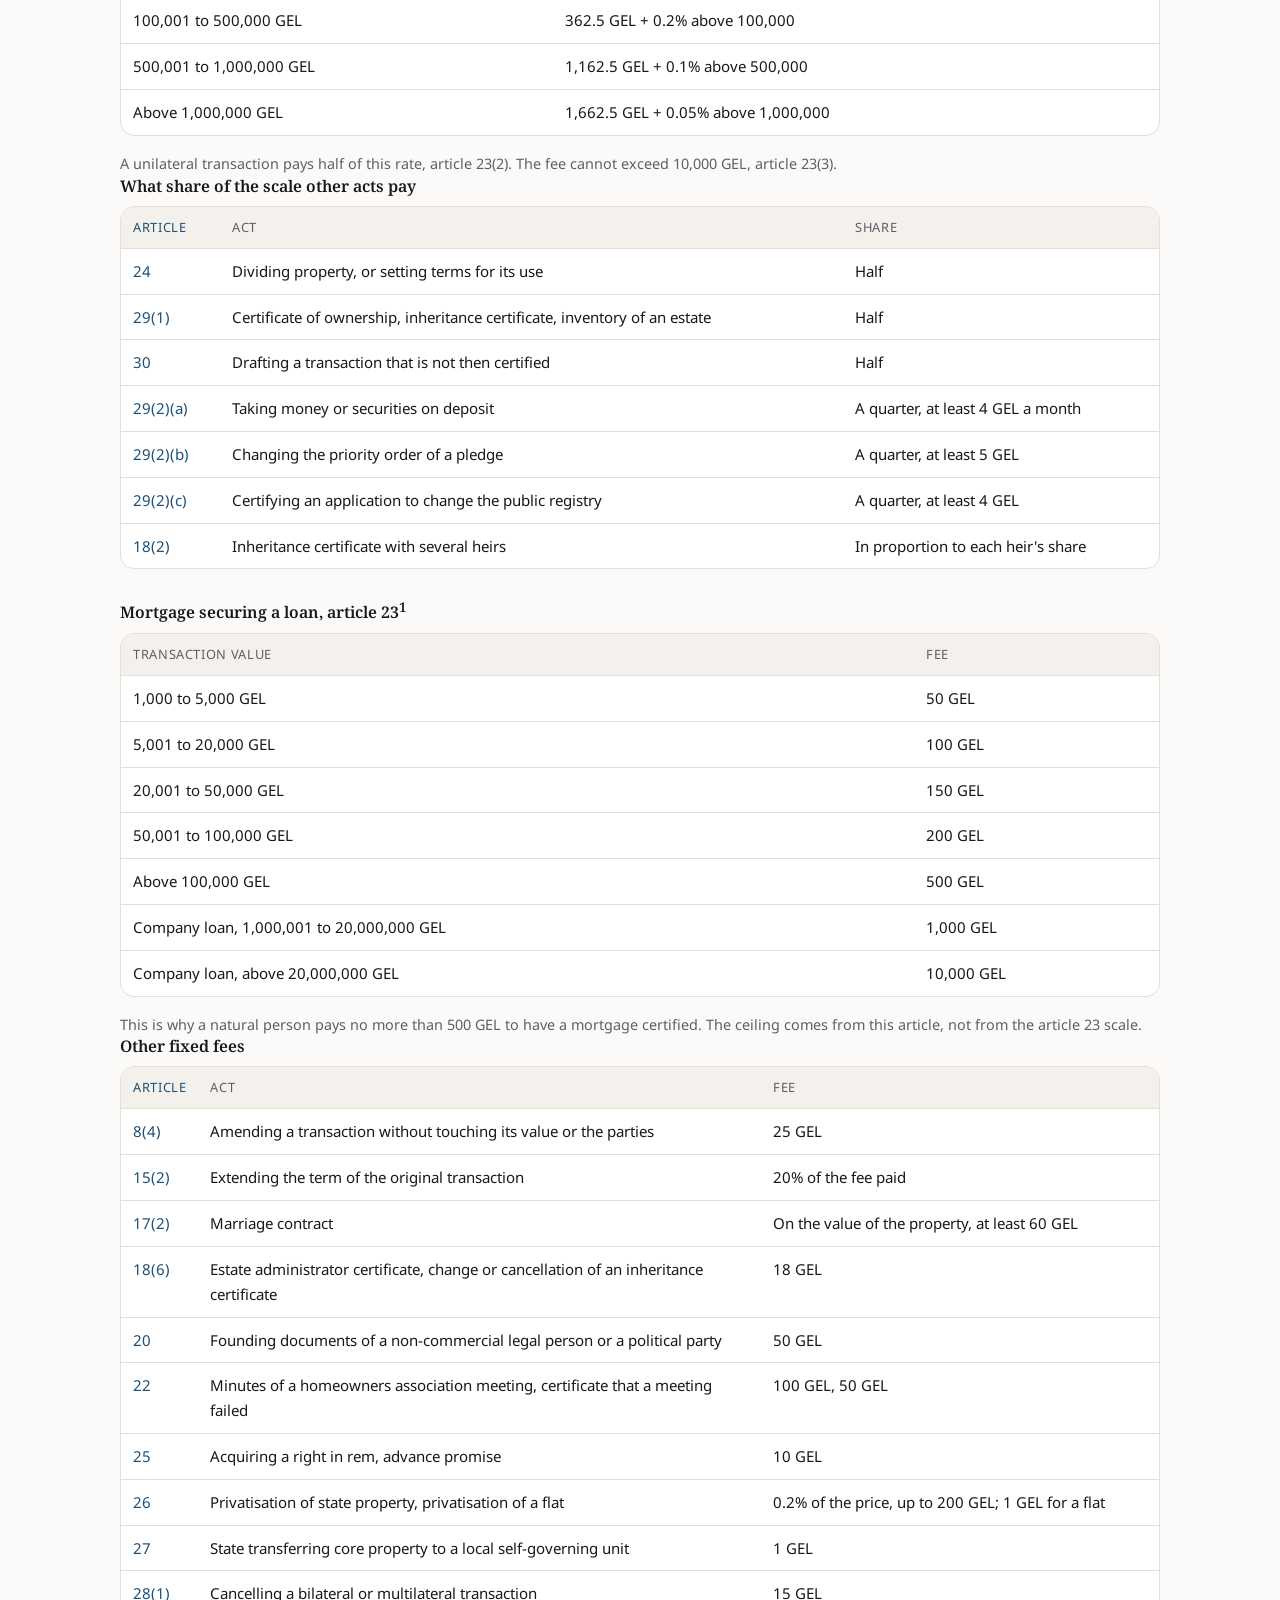
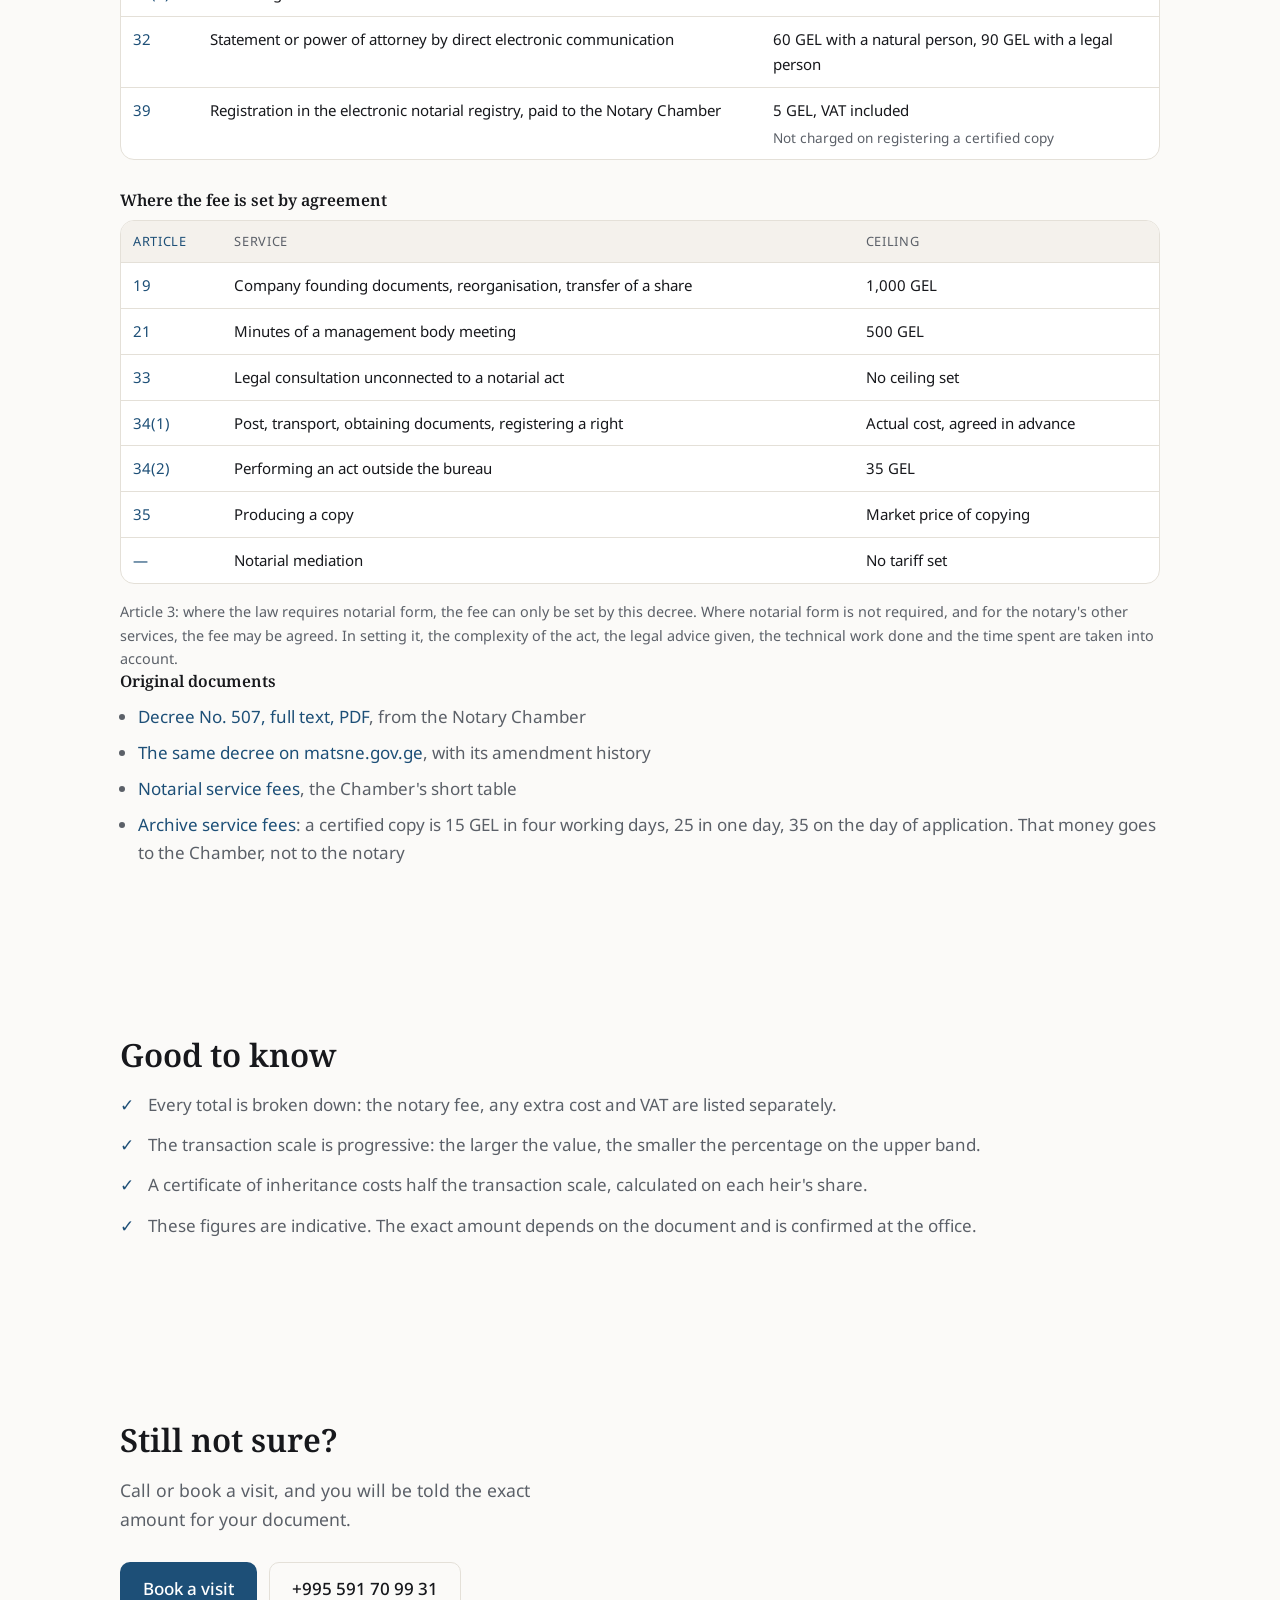
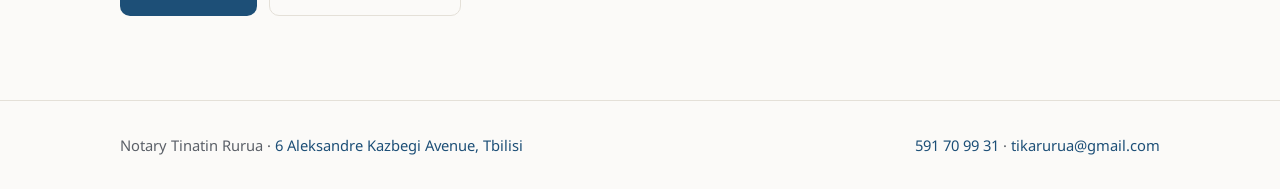
<file: en/fees/index.html>
<!DOCTYPE html>
<html lang="en">
<head>
<meta charset="utf-8">
<meta name="viewport" content="width=device-width, initial-scale=1">
<title>Notary fee calculator | Notary Tinatin Rurua</title>
<meta name="description" content="Notary fee calculator: certifying signatures and copies, certifying transactions under article 23, issuing a certificate of inheritance, with VAT.">
<meta name="theme-color" content="#fbfaf8" media="(prefers-color-scheme: light)">
<meta name="theme-color" content="#0f1216" media="(prefers-color-scheme: dark)">
<link rel="canonical" href="https://rurua.ge/en/fees/">

<link rel="alternate" hreflang="ka" href="https://rurua.ge/tarifi/">
<link rel="alternate" hreflang="en" href="https://rurua.ge/en/fees/">
<link rel="alternate" hreflang="x-default" href="https://rurua.ge/tarifi/">

<meta property="og:type" content="website">
<meta property="og:locale" content="en_US">
<meta property="og:title" content="Notary fee calculator">
<meta property="og:description" content="Signatures and copies, transactions, certificates of inheritance.">
<meta property="og:url" content="https://rurua.ge/en/fees/">

<link rel="preconnect" href="https://fonts.googleapis.com">
<link rel="preconnect" href="https://fonts.gstatic.com" crossorigin>
<link href="https://fonts.googleapis.com/css2?family=Noto+Sans+Georgian:wght@400;500;600&family=Noto+Serif+Georgian:wght@500;600&display=swap" rel="stylesheet">

<link rel="stylesheet" href="../../assets/styles.css">
<link rel="icon" href="../../assets/favicon.svg" type="image/svg+xml">

<script>
  (function () {
    try {
      var saved = localStorage.getItem("theme");
      if (saved === "dark" || saved === "light") document.documentElement.dataset.theme = saved;
    } catch (e) { /* localStorage blocked, stay on the system theme */ }
  })();
</script>
</head>
<body>

<!--
  კალენდრის ხატულა ჯავშნის ღილაკისთვის.
-->
<svg width="0" height="0" style="position:absolute" aria-hidden="true" focusable="false">
  <symbol id="icon-booking" viewBox="0 0 24 24">
    <path fill="currentColor" d="M7 2v2H5.5A2.5 2.5 0 0 0 3 6.5v13A2.5 2.5 0 0 0 5.5 22h13a2.5 2.5 0 0 0 2.5-2.5v-13A2.5 2.5 0 0 0 18.5 4H17V2h-2v2H9V2H7Zm-1.5 4H7v1h2V6h6v1h2V6h1.5a.5.5 0 0 1 .5.5V9H5V6.5a.5.5 0 0 1 .5-.5ZM5 11h14v8.5a.5.5 0 0 1-.5.5h-13a.5.5 0 0 1-.5-.5V11Zm2.5 2v2h2v-2h-2Zm4.5 0v2h2v-2h-2Zm4.5 0v2h2v-2h-2Zm-9 4v2h2v-2h-2Zm4.5 0v2h2v-2h-2Z"/>
  </symbol>
</svg>

<a class="skip" href="#calc">Skip to the calculator</a>

<header class="site-head">
  <div class="wrap head-inner">
    <a class="brand" href="../">
      <span class="brand-mark" aria-hidden="true">ნ</span>
      <span class="brand-text">
        <strong>Tinatin Rurua</strong>
        <span>Notary</span>
      </span>
    </a>

    <nav class="head-nav">
      <a href="../#payment">Bank details</a>
    </nav>

    <div class="head-actions">
      <p class="lang" aria-label="Language">
        <a href="../../tarifi/" lang="ka">ქარ</a>
        <span aria-current="true">Eng</span>
      </p>
      <button id="theme-toggle" class="theme-btn" type="button" title="Theme">
        <span class="theme-icon" aria-hidden="true"></span>
        <span class="sr-only">Switch theme</span>
      </button>
    </div>
  </div>
</header>

<main>

  <!-- Short heading, calculators right below. The explanations sit at the foot of the page. -->
  <section class="section calc-head">
    <div class="wrap">
      <h1>Notary fees</h1>
    </div>
  </section>

  <section id="calc" class="section section-alt">
    <div class="wrap calc-list">

      <!--
        Every act in the decree, in one list. The fields follow the chosen act: whatever it
        does not need stays hidden. fees.js builds the list from the same rate tables the
        detailed calculators below use.
      -->
      <div class="card calc calc-pick" data-picker>
        <h2>Every act in decree No. 507</h2>

        <div class="calc-fields">
          <label>
            <span>Notarial act</span>
            <select data-picker-select aria-label="Notarial act"></select>
          </label>
          <label data-needs="value" hidden>
            <span>Transaction value, GEL</span>
            <input type="number" min="0" step="0.01" value="10000" data-in="value">
          </label>
          <label data-needs="pages" hidden>
            <span>Pages in the document</span>
            <input type="number" min="1" step="1" value="1" data-in="pages">
          </label>
          <label data-needs="signs" hidden>
            <span>Number of signatures</span>
            <input type="number" min="1" step="1" value="1" data-in="signs">
          </label>
          <label data-needs="months" hidden>
            <span>Deposit term, months</span>
            <input type="number" min="1" step="1" value="1" data-in="months">
          </label>
          <label data-needs="agreedSum" hidden>
            <span>Agreed amount, GEL</span>
            <input type="number" min="0" step="1" value="0" data-in="agreedSum">
          </label>
          <label data-needs="outsideSum" hidden>
            <span>Outside the bureau, agreed supplement</span>
            <input type="number" min="0" max="35" step="1" value="35" data-in="outsideSum">
          </label>
        </div>

        <!--
          The reduced rate is not a discount from the notary: the decree itself sets a lower
          amount for these two categories.
        -->
        <label class="calc-vat" data-needs="conc" hidden>
          <input type="checkbox" data-in="conc">
          Registered as socially vulnerable with a rating score up to 65,000, or a war and defence forces veteran
        </label>
        <label class="calc-vat"><input type="checkbox" data-in="outside"> Performed outside the bureau, article 34(2)</label>
        <label class="calc-vat"><input type="checkbox" checked data-in="registry"> Registry fee, 5 GEL</label>
        <label class="calc-vat"><input type="checkbox" checked data-in="vat"> VAT 18%</label>

        <table class="calc-out">
          <tbody>
            <tr><th scope="row">Notary fee</th><td><output data-out="fee"></output></td></tr>
            <tr data-row="extra" hidden><th scope="row">Outside the bureau</th><td><output data-out="extra"></output></td></tr>
            <tr data-row="registry"><th scope="row">Registry fee</th><td><output data-out="registry"></output></td></tr>
            <tr data-row="vat"><th scope="row">VAT</th><td><output data-out="vat"></output></td></tr>
            <tr class="calc-total"><th scope="row">Total</th><td><output data-out="total"></output></td></tr>
          </tbody>
        </table>

        <p class="calc-pick-note" data-picker-note></p>
      </div>

      <!-- Certifying a signature -->
      <div class="card calc" data-calc="signature">
        <h2>Certifying a signature</h2>

        <div class="calc-fields">
          <label>
            <span>Pages in the document</span>
            <input type="number" min="1" step="1" value="1" data-in="pages">
          </label>
          <label>
            <span>People signing</span>
            <input type="number" min="1" step="1" value="1" data-in="people">
          </label>
          <label>
            <span>Copies</span>
            <input type="number" min="1" step="1" value="1" data-in="copies">
          </label>
        </div>

        <fieldset class="calc-modes" data-mode-group="projectMode">
          <legend>Drafting the document</legend>
          <label><input type="radio" name="sig-project" data-mode="none" checked> No</label>
          <label><input type="radio" name="sig-project" data-mode="ten"> 10 ₾</label>
          <label><input type="radio" name="sig-project" id="sig-project-other" data-mode="other"> Other</label>
          <input type="number" min="0" step="0.01" placeholder="0" data-in="projectAmount" data-enabled-by="sig-project-other" aria-label="Drafting fee">
        </fieldset>

        <label class="calc-vat"><input type="checkbox" checked data-in="vat"> VAT 18%</label>

        <table class="calc-out">
          <tbody>
            <tr><th scope="row">Notary fee</th><td><output data-out="fee"></output></td></tr>
            <tr data-row="extra" hidden><th scope="row">Drafting</th><td><output data-out="extra"></output></td></tr>
            <tr data-row="registry"><th scope="row">Registry fee</th><td><output data-out="registry"></output></td></tr>
            <tr data-row="vat"><th scope="row">VAT</th><td><output data-out="vat"></output></td></tr>
            <tr class="calc-total"><th scope="row">Total</th><td><output data-out="total"></output></td></tr>
          </tbody>
        </table>

        <div class="calc-textbox">
          <p class="calc-textbox-label">Text for the notarial act (Georgian)</p>
          <p class="calc-text" data-text></p>
          <p class="calc-textbox-actions">
            <button type="button" class="btn btn-ghost btn-sm" data-text-copy data-copied="Copied">Copy</button>
          </p>
          <p class="calc-textbox-hint">Paste into the notarial act. The amount appears in figures and in words.</p>
        </div>
      </div>

      <!-- Certifying a copy -->
      <div class="card calc" data-calc="copy">
        <h2>Certifying a copy</h2>

        <div class="calc-fields">
          <label>
            <span>Pages in the document</span>
            <input type="number" min="1" step="1" value="1" data-in="pages">
          </label>
          <label>
            <span>Copies</span>
            <input type="number" min="1" step="1" value="1" data-in="copies">
          </label>
        </div>

        <fieldset class="calc-modes" data-mode-group="copyingMode">
          <legend>Making the copy, tetri per page</legend>
          <label><input type="radio" name="copy-making" data-mode="none" checked> No</label>
          <label><input type="radio" name="copy-making" id="copy-making-yes" data-mode="yes"> Yes</label>
          <input type="number" min="0" step="1" placeholder="0" data-in="copyingTetri" data-enabled-by="copy-making-yes" aria-label="Tetri per page">
        </fieldset>

        <label class="calc-vat"><input type="checkbox" checked data-in="vat"> VAT 18%</label>

        <table class="calc-out">
          <tbody>
            <tr><th scope="row">Notary fee</th><td><output data-out="fee"></output></td></tr>
            <tr data-row="extra" hidden><th scope="row">Making the copy</th><td><output data-out="extra"></output></td></tr>
            <tr data-row="vat"><th scope="row">VAT</th><td><output data-out="vat"></output></td></tr>
            <tr class="calc-total"><th scope="row">Total</th><td><output data-out="total"></output></td></tr>
          </tbody>
        </table>

        <div class="calc-textbox">
          <p class="calc-textbox-label">Text for the notarial act (Georgian)</p>
          <p class="calc-text" data-text></p>
          <p class="calc-textbox-actions">
            <button type="button" class="btn btn-ghost btn-sm" data-text-copy data-copied="Copied">Copy</button>
          </p>
          <p class="calc-textbox-hint">Paste into the notarial act. The amount appears in figures and in words.</p>
        </div>
      </div>

      <!-- Certifying a transaction -->
      <div class="card calc" data-calc="transaction">
        <h2>Certifying a transaction, article 23</h2>

        <div class="calc-fields">
          <label>
            <span>Value of the transaction, ₾</span>
            <input type="number" min="0" step="0.01" placeholder="0" data-in="value">
          </label>
        </div>

        <label class="calc-vat"><input type="checkbox" checked data-in="vat"> VAT 18%</label>

        <table class="calc-out">
          <tbody>
            <tr><th scope="row">Notary fee</th><td><output data-out="fee"></output></td></tr>
            <tr data-row="registry"><th scope="row">Registry fee</th><td><output data-out="registry"></output></td></tr>
            <tr data-row="vat"><th scope="row">VAT</th><td><output data-out="vat"></output></td></tr>
            <tr class="calc-total"><th scope="row">Total</th><td><output data-out="total"></output></td></tr>
          </tbody>
        </table>

        <div class="calc-textbox">
          <p class="calc-textbox-label">Text for the notarial act (Georgian)</p>
          <p class="calc-text" data-text></p>
          <p class="calc-textbox-actions">
            <button type="button" class="btn btn-ghost btn-sm" data-text-copy data-copied="Copied">Copy</button>
          </p>
          <p class="calc-textbox-hint">Paste into the notarial act. The amount appears in figures and in words.</p>
        </div>
      </div>

      <!-- Certificate of inheritance -->
      <div class="card calc" data-calc="inheritance">
        <h2>Certificate of inheritance</h2>

        <div class="calc-fields">
          <label>
            <span>Value of the estate, ₾</span>
            <input type="number" min="0" step="0.01" placeholder="0" data-in="value">
          </label>
          <label>
            <span>Number of heirs</span>
            <input type="number" min="1" step="1" value="1" data-in="heirs">
          </label>
        </div>

        <label class="calc-vat"><input type="checkbox" checked data-in="vat"> VAT 18%</label>

        <p class="calc-note" data-note="Each heir's share is {share}. This calculation only holds if all {heirs} heirs take equal shares of the estate." hidden></p>

        <table class="calc-out">
          <tbody>
            <tr><th scope="row">Notary fee</th><td><output data-out="fee"></output></td></tr>
            <tr data-row="registry"><th scope="row">Registry fee</th><td><output data-out="registry"></output></td></tr>
            <tr data-row="vat"><th scope="row">VAT</th><td><output data-out="vat"></output></td></tr>
            <tr class="calc-total"><th scope="row">Total</th><td><output data-out="total"></output></td></tr>
          </tbody>
        </table>

        <div class="calc-textbox">
          <p class="calc-textbox-label">Text for the notarial act (Georgian)</p>
          <p class="calc-text" data-text></p>
          <p class="calc-textbox-actions">
            <button type="button" class="btn btn-ghost btn-sm" data-text-copy data-copied="Copied">Copy</button>
          </p>
          <p class="calc-textbox-hint">Paste into the notarial act. The amount appears in figures and in words.</p>
        </div>
      </div>

    </div>
  </section>

  <!--
    The explanations come after the calculators: someone working out a fee meets the
    fields first, not paragraphs.
  -->

  <!--
    Reference: the decree's own tables, plus links to the original documents.
    It sits after the calculator so that anyone pricing an act meets the fields first.
  -->
  <section id="reference" class="section">
    <div class="wrap">
      <h2 class="section-title">Reference: the rates in the decree</h2>
      <p class="section-sub">
        Fees are set by decree No. 507 of the Government of Georgia, 29 December 2011, as amended
        on 30 May 2022 by decree No. 272. The Georgian text is the authoritative one; this page is
        a translation for convenience.
      </p>

      <h3 class="tariff-h3">Fixed rates, article 31</h3>
      <div class="tariff-wrap">
        <table class="tariff-table">
          <thead><tr><th>Act</th><th>Fee</th></tr></thead>
          <tbody>
            <tr><td>Certifying a will</td><td class="num">16 GEL<span class="tariff-note">Socially vulnerable or veteran: 10 GEL</span></td></tr>
            <tr><td>Record of opening a will</td><td class="num">10 GEL</td></tr>
            <tr><td>Certifying the authenticity of a signature</td><td class="num">Per signature: 1 page 6, 2-10 pages 4, 11-50 pages 3, 51 and more 2 GEL<span class="tariff-note">The page count selects the rate, it does not multiply the fee</span></td></tr>
            <tr><td>Certifying the signature of a certified translator</td><td class="num">The same rates, per signature</td></tr>
            <tr><td>Certifying a copy or an extract</td><td class="num">1 page 4 GEL; 2-10 pages 2 GEL per page; 11-50 pages 1 GEL; 51 and more 0.5 GEL<span class="tariff-note">Socially vulnerable or veteran: 0.5 GEL per page</span></td></tr>
            <tr><td>Issuing a copy held by the bureau, or an extract from the registry</td><td class="num">5 GEL<span class="tariff-note">Socially vulnerable or veteran: 3 GEL</span></td></tr>
            <tr><td>Power of attorney by a natural person</td><td class="num">18 GEL<span class="tariff-note">Socially vulnerable or veteran: 10 GEL</span></td></tr>
            <tr><td>Power of attorney by a legal person or a sole trader</td><td class="num">30 GEL</td></tr>
            <tr><td>Accepting a creditor's claim against an estate</td><td class="num">10 GEL</td></tr>
            <tr><td>Maritime protest</td><td class="num">300 GEL</td></tr>
            <tr><td>Certifying a fact: being alive, presence at a place, time a document was presented, identity in a photograph</td><td class="num">4 GEL<span class="tariff-note">Halved for a socially vulnerable person or a veteran: 2 GEL</span></td></tr>
            <tr><td>Passing a statement to another person</td><td class="num">10 GEL</td></tr>
            <tr><td>Drafting a statement</td><td class="num">10 GEL</td></tr>
            <tr><td>Certificate of delivery, or that delivery was impossible</td><td class="num">10 GEL</td></tr>
            <tr><td>Issuing a writ of execution</td><td class="num">140 GEL</td></tr>
            <tr><td>Changing, cancelling or duplicating a writ of execution</td><td class="num">50 GEL</td></tr>
          </tbody>
        </table>
      </div>

      <h3 class="tariff-h3">Scale on transaction value, article 23</h3>
      <div class="tariff-wrap">
        <table class="tariff-table">
          <thead><tr><th>Transaction value</th><th>Fee</th></tr></thead>
          <tbody>
            <tr><td>Up to 500 GEL</td><td class="num">3% of the value</td></tr>
            <tr><td>501 to 1,000 GEL</td><td class="num">15 GEL + 2.5% above 500</td></tr>
            <tr><td>1,001 to 2,000 GEL</td><td class="num">27.5 GEL + 1.5% above 1,000</td></tr>
            <tr><td>2,001 to 3,000 GEL</td><td class="num">42.5 GEL + 1% above 2,000</td></tr>
            <tr><td>3,001 to 5,000 GEL</td><td class="num">52.5 GEL + 0.5% above 3,000</td></tr>
            <tr><td>5,001 to 20,000 GEL</td><td class="num">62.5 GEL + 0.4% above 5,000</td></tr>
            <tr><td>20,001 to 100,000 GEL</td><td class="num">122.5 GEL + 0.3% above 20,000</td></tr>
            <tr><td>100,001 to 500,000 GEL</td><td class="num">362.5 GEL + 0.2% above 100,000</td></tr>
            <tr><td>500,001 to 1,000,000 GEL</td><td class="num">1,162.5 GEL + 0.1% above 500,000</td></tr>
            <tr><td>Above 1,000,000 GEL</td><td class="num">1,662.5 GEL + 0.05% above 1,000,000</td></tr>
          </tbody>
        </table>
      </div>
      <p class="tariff-after">A unilateral transaction pays half of this rate, article 23(2). The fee cannot exceed 10,000 GEL, article 23(3).</p>

      <h3 class="tariff-h3">What share of the scale other acts pay</h3>
      <div class="tariff-wrap">
        <table class="tariff-table">
          <thead><tr><th class="art">Article</th><th>Act</th><th>Share</th></tr></thead>
          <tbody>
            <tr><td class="art">24</td><td>Dividing property, or setting terms for its use</td><td class="num">Half</td></tr>
            <tr><td class="art">29(1)</td><td>Certificate of ownership, inheritance certificate, inventory of an estate</td><td class="num">Half</td></tr>
            <tr><td class="art">30</td><td>Drafting a transaction that is not then certified</td><td class="num">Half</td></tr>
            <tr><td class="art">29(2)(a)</td><td>Taking money or securities on deposit</td><td class="num">A quarter, at least 4 GEL a month</td></tr>
            <tr><td class="art">29(2)(b)</td><td>Changing the priority order of a pledge</td><td class="num">A quarter, at least 5 GEL</td></tr>
            <tr><td class="art">29(2)(c)</td><td>Certifying an application to change the public registry</td><td class="num">A quarter, at least 4 GEL</td></tr>
            <tr><td class="art">18(2)</td><td>Inheritance certificate with several heirs</td><td class="num">In proportion to each heir's share</td></tr>
          </tbody>
        </table>
      </div>

      <h3 class="tariff-h3">Mortgage securing a loan, article 23<sup>1</sup></h3>
      <div class="tariff-wrap">
        <table class="tariff-table">
          <thead><tr><th>Transaction value</th><th>Fee</th></tr></thead>
          <tbody>
            <tr><td>1,000 to 5,000 GEL</td><td class="num">50 GEL</td></tr>
            <tr><td>5,001 to 20,000 GEL</td><td class="num">100 GEL</td></tr>
            <tr><td>20,001 to 50,000 GEL</td><td class="num">150 GEL</td></tr>
            <tr><td>50,001 to 100,000 GEL</td><td class="num">200 GEL</td></tr>
            <tr><td>Above 100,000 GEL</td><td class="num">500 GEL</td></tr>
            <tr><td>Company loan, 1,000,001 to 20,000,000 GEL</td><td class="num">1,000 GEL</td></tr>
            <tr><td>Company loan, above 20,000,000 GEL</td><td class="num">10,000 GEL</td></tr>
          </tbody>
        </table>
      </div>
      <p class="tariff-after">This is why a natural person pays no more than 500 GEL to have a mortgage certified. The ceiling comes from this article, not from the article 23 scale.</p>

      <h3 class="tariff-h3">Other fixed fees</h3>
      <div class="tariff-wrap">
        <table class="tariff-table">
          <thead><tr><th class="art">Article</th><th>Act</th><th>Fee</th></tr></thead>
          <tbody>
            <tr><td class="art">8(4)</td><td>Amending a transaction without touching its value or the parties</td><td class="num">25 GEL</td></tr>
            <tr><td class="art">15(2)</td><td>Extending the term of the original transaction</td><td class="num">20% of the fee paid</td></tr>
            <tr><td class="art">17(2)</td><td>Marriage contract</td><td class="num">On the value of the property, at least 60 GEL</td></tr>
            <tr><td class="art">18(6)</td><td>Estate administrator certificate, change or cancellation of an inheritance certificate</td><td class="num">18 GEL</td></tr>
            <tr><td class="art">20</td><td>Founding documents of a non-commercial legal person or a political party</td><td class="num">50 GEL</td></tr>
            <tr><td class="art">22</td><td>Minutes of a homeowners association meeting, certificate that a meeting failed</td><td class="num">100 GEL, 50 GEL</td></tr>
            <tr><td class="art">25</td><td>Acquiring a right in rem, advance promise</td><td class="num">10 GEL</td></tr>
            <tr><td class="art">26</td><td>Privatisation of state property, privatisation of a flat</td><td class="num">0.2% of the price, up to 200 GEL; 1 GEL for a flat</td></tr>
            <tr><td class="art">27</td><td>State transferring core property to a local self-governing unit</td><td class="num">1 GEL</td></tr>
            <tr><td class="art">28(1)</td><td>Cancelling a bilateral or multilateral transaction</td><td class="num">15 GEL</td></tr>
            <tr><td class="art">32</td><td>Statement or power of attorney by direct electronic communication</td><td class="num">60 GEL with a natural person, 90 GEL with a legal person</td></tr>
            <tr><td class="art">39</td><td>Registration in the electronic notarial registry, paid to the Notary Chamber</td><td class="num">5 GEL, VAT included<span class="tariff-note">Not charged on registering a certified copy</span></td></tr>
          </tbody>
        </table>
      </div>

      <h3 class="tariff-h3">Where the fee is set by agreement</h3>
      <div class="tariff-wrap">
        <table class="tariff-table">
          <thead><tr><th class="art">Article</th><th>Service</th><th>Ceiling</th></tr></thead>
          <tbody>
            <tr><td class="art">19</td><td>Company founding documents, reorganisation, transfer of a share</td><td class="num">1,000 GEL</td></tr>
            <tr><td class="art">21</td><td>Minutes of a management body meeting</td><td class="num">500 GEL</td></tr>
            <tr><td class="art">33</td><td>Legal consultation unconnected to a notarial act</td><td class="num">No ceiling set</td></tr>
            <tr><td class="art">34(1)</td><td>Post, transport, obtaining documents, registering a right</td><td class="num">Actual cost, agreed in advance</td></tr>
            <tr><td class="art">34(2)</td><td>Performing an act outside the bureau</td><td class="num">35 GEL</td></tr>
            <tr><td class="art">35</td><td>Producing a copy</td><td class="num">Market price of copying</td></tr>
            <tr><td class="art">—</td><td>Notarial mediation</td><td class="num">No tariff set</td></tr>
          </tbody>
        </table>
      </div>
      <p class="tariff-after">
        Article 3: where the law requires notarial form, the fee can only be set by this decree.
        Where notarial form is not required, and for the notary's other services, the fee may be
        agreed. In setting it, the complexity of the act, the legal advice given, the technical
        work done and the time spent are taken into account.
      </p>

      <h3 class="tariff-h3">Original documents</h3>
      <ul class="docs-list">
        <li><a href="https://notary.ge/res/docs/sakanonmdeblo/axali_aktebi/dadgenileba.pdf" target="_blank" rel="noopener">Decree No. 507, full text, PDF</a>, from the Notary Chamber</li>
        <li><a href="https://matsne.gov.ge/ka/document/view/1549252" target="_blank" rel="noopener">The same decree on matsne.gov.ge</a>, with its amendment history</li>
        <li><a href="https://www.notary.ge/eng-6439-sanotaro-momsaxurebis-sazgauri" target="_blank" rel="noopener">Notarial service fees</a>, the Chamber's short table</li>
        <li><a href="https://www.notary.ge/index.php?id=1376&amp;lang=geo" target="_blank" rel="noopener">Archive service fees</a>: a certified copy is 15 GEL in four working days, 25 in one day, 35 on the day of application. That money goes to the Chamber, not to the notary</li>
      </ul>
    </div>
  </section>

  <section class="section calc-info">
    <div class="wrap">
      <h2 class="section-title">Good to know</h2>
      <ul class="ticks">
        <li>Every total is broken down: the notary fee, any extra cost and VAT are listed separately.</li>
        <li>The transaction scale is progressive: the larger the value, the smaller the percentage on the upper band.</li>
        <li>A certificate of inheritance costs half the transaction scale, calculated on each heir's share.</li>
        <li>These figures are indicative. The exact amount depends on the document and is confirmed at the office.</li>
      </ul>
    </div>
  </section>

  <section class="section">
    <div class="wrap">
      <h2 class="section-title">Still not sure?</h2>
      <p class="lede">
        Call or book a visit, and you will be told the exact amount for your document.
      </p>
      <div class="hero-btns">
        <a class="btn btn-primary btn-cal" href="https://cal.com/rurua/30" target="_blank" rel="noopener">Book a visit</a>
        <a class="btn btn-ghost" href="tel:+995591709931">+995 591 70 99 31</a>
      </div>
    </div>
  </section>

</main>

<footer class="site-foot">
  <div class="wrap foot-inner">
    <p>Notary Tinatin Rurua &middot; <a href="https://www.google.com/maps/place/?cid=2737741856713212816" target="_blank" rel="noopener">6 Aleksandre Kazbegi Avenue, Tbilisi</a></p>
    <p><a href="tel:+995591709931">591 70 99 31</a> &middot; <a href="mailto:tikarurua@gmail.com">tikarurua@gmail.com</a></p>
  </div>
</footer>

<script src="../../assets/theme.js"></script>
<script src="../../assets/words.js"></script>
<script src="../../assets/fees.js"></script>
</body>
</html>
</file>
<file: assets/styles.css>
/*
  rurua.ge, ნოტარიუსი თინათინ რურუა.

  ფერების ლოგიკა სამ მდგომარეობაზეა გათვლილი:
    1. :root                            ნათელი პალიტრა, ნაგულისხმევი
    2. prefers-color-scheme: dark       სისტემური ბნელი, თუ მომხმარებელს ხელით
                                        არ აურჩევია ნათელი (:not([data-theme="light"]))
    3. :root[data-theme="dark"]         ხელით არჩეული ბნელი, სისტემის მიუხედავად
  ამიტომ არც ერთი ცვლადი არ არის მხოლოდ media ბლოკში განსაზღვრული.
*/

:root {
  --bg:        #fbfaf8;
  --bg-alt:    #f4f1ec;
  --surface:   #ffffff;
  --text:      #17181c;
  --muted:     #5b6068;
  --border:    #e4e0d8;
  --accent:    #1d4f77;
  --accent-ink:#ffffff;
  --accent-soft:#e8f0f7;
  --shadow:    0 1px 2px rgba(16, 24, 40, .05), 0 8px 24px rgba(16, 24, 40, .06);
  --wa:        #1da851;
  --wa-soft:   #eaf7ee;
  --star:      #c9891b;
  --star-soft: #fdf3e2;

  --sans: "Noto Sans Georgian", "BPG Nino Mtavruli", system-ui, -apple-system, "Segoe UI", sans-serif;
  --serif: "Noto Serif Georgian", "Noto Sans Georgian", Georgia, serif;

  --wrap: 1080px;
  --radius: 14px;

  color-scheme: light;
}

@media (prefers-color-scheme: dark) {
  :root:not([data-theme="light"]) {
    --bg:        #0f1216;
    --bg-alt:    #14181e;
    --surface:   #171b22;
    --text:      #e9ebee;
    --muted:     #9ba2ac;
    --border:    #262d36;
    --accent:    #8bbde3;
    --accent-ink:#0f1216;
    --accent-soft:#1b2733;
    --shadow:    0 1px 2px rgba(0, 0, 0, .4), 0 10px 30px rgba(0, 0, 0, .35);
    --wa:        #3ddc7f;
    --wa-soft:   #16261d;
    --star:      #f0b429;
    --star-soft: #2a2113;

    color-scheme: dark;
  }
}

:root[data-theme="dark"] {
  --bg:        #0f1216;
  --bg-alt:    #14181e;
  --surface:   #171b22;
  --text:      #e9ebee;
  --muted:     #9ba2ac;
  --border:    #262d36;
  --accent:    #8bbde3;
  --accent-ink:#0f1216;
  --accent-soft:#1b2733;
  --shadow:    0 1px 2px rgba(0, 0, 0, .4), 0 10px 30px rgba(0, 0, 0, .35);
  --wa:        #3ddc7f;
  --wa-soft:   #16261d;
  --star:      #f0b429;
  --star-soft: #2a2113;

  color-scheme: dark;
}

* { box-sizing: border-box; }

html { scroll-behavior: smooth; }

body {
  margin: 0;
  background: var(--bg);
  color: var(--text);
  font-family: var(--sans);
  font-size: 17px;
  line-height: 1.65;
  -webkit-font-smoothing: antialiased;
}

h1, h2, h3 { font-family: var(--serif); line-height: 1.25; font-weight: 600; margin: 0 0 .5em; }
h1 { font-size: clamp(2rem, 5vw, 3.1rem); letter-spacing: -.01em; }
h2 { font-size: 1.35rem; }
h3 { font-size: 1.05rem; }
p { margin: 0 0 1em; }
a { color: var(--accent); text-decoration: none; }
a:hover { text-decoration: underline; }

:focus-visible {
  outline: 2px solid var(--accent);
  outline-offset: 3px;
  border-radius: 4px;
}

.wrap { width: 100%; max-width: var(--wrap); margin: 0 auto; padding: 0 20px; }

/*
  grid-ის ელემენტების min-width ნაგულისხმევად auto-ა, ანუ min-content-ზე ვიწრო ვერ
  ხდებიან. ერთი გრძელი nowrap ღილაკიც კი მთელ სვეტს აფართოებდა და ვიწრო ეკრანზე
  ჰორიზონტალურ სქროლს იწვევდა. აქ ეს ბლოკავს.
*/
.hero-inner > *, .two-col > *, .calc-list > *, .contact-grid > *, .grid > * { min-width: 0; }

.sr-only {
  position: absolute; width: 1px; height: 1px;
  padding: 0; margin: -1px; overflow: hidden;
  clip: rect(0 0 0 0); white-space: nowrap; border: 0;
}

/* კლავიატურით ნავიგაციისთვის, ჩნდება მხოლოდ ფოკუსზე */
.skip {
  position: absolute; left: -9999px; top: 8px;
  background: var(--surface); color: var(--text);
  padding: 10px 14px; border: 1px solid var(--border); border-radius: 8px;
  z-index: 20;
}
.skip:focus { left: 12px; }

/* ---------- ჰედერი ---------- */

.site-head {
  position: sticky; top: 0; z-index: 10;
  background: var(--bg);
  background: color-mix(in srgb, var(--bg) 88%, transparent);
  backdrop-filter: blur(10px);
  border-bottom: 1px solid var(--border);
}

.head-inner {
  display: flex; align-items: center; gap: 20px;
  min-height: 68px;
}

.brand { display: flex; align-items: center; gap: 12px; margin-right: auto; color: var(--text); }
.brand:hover { text-decoration: none; }

.brand-mark {
  display: grid; place-items: center;
  width: 38px; height: 38px; flex: 0 0 38px;
  border-radius: 10px;
  background: var(--accent); color: var(--accent-ink);
  font-family: var(--serif); font-size: 1.15rem;
}

.brand-text { display: flex; flex-direction: column; line-height: 1.25; }
.brand-text strong { font-family: var(--serif); font-weight: 600; }
.brand-text span { color: var(--muted); font-size: .82rem; }

.head-nav { display: flex; gap: 22px; }
.head-nav a { color: var(--muted); font-size: .95rem; }
.head-nav a:hover { color: var(--text); text-decoration: none; }

/*
  ტელეფონისა და ელფოსტის ხატულები ნავიგაციაში. ჩარჩო არ აქვთ, რომ ბმულებად და არა
  ღილაკებად წაიკითხებოდეს. სახელი aria-label-შია, თავად ნომერი და ელფოსტა ფუტერში.
*/
.head-nav .nav-icon { display: inline-flex; align-items: center; }
.head-nav .nav-icon .ico { width: 20px; height: 20px; }

.head-actions { display: flex; align-items: center; gap: 10px; }

/* ენის გადამრთველი: მიმდინარე ენა span-ია, მეორე კი ბმული */
.lang {
  display: flex; align-items: center; gap: 2px;
  margin: 0; padding: 3px;
  background: var(--surface);
  border: 1px solid var(--border); border-radius: 10px;
  font-size: .82rem;
}
.lang > * { padding: 4px 9px; border-radius: 7px; line-height: 1.2; }
.lang > span { background: var(--accent); color: var(--accent-ink); }
.lang > a { color: var(--muted); }
.lang > a:hover { color: var(--text); text-decoration: none; background: var(--bg-alt); }

.theme-btn {
  width: 38px; height: 38px;
  display: grid; place-items: center;
  background: var(--surface); color: var(--muted);
  border: 1px solid var(--border); border-radius: 10px;
  cursor: pointer;
}
.theme-btn:hover { color: var(--text); }

/* ხატულა იცვლება მიმდინარე მდგომარეობის მიხედვით, JS მხოლოდ ატრიბუტს ცვლის */
.theme-icon::before { content: "◐"; font-size: 1.05rem; }
:root[data-theme="light"] .theme-icon::before { content: "☀"; }
:root[data-theme="dark"] .theme-icon::before { content: "☾"; }

/* ---------- ღილაკები ---------- */

.btn {
  display: inline-block;
  padding: 12px 22px;
  border-radius: 10px;
  font-weight: 500;
  border: 1px solid transparent;
  white-space: nowrap;
}
.btn:hover { text-decoration: none; }
.btn-sm { padding: 8px 16px; font-size: .92rem; }
.btn-primary { background: var(--accent); color: var(--accent-ink); }

/* ჯავშნის ღილაკი: მთავარი ღილაკი ხატულით, ამიტომ flex და შუაზე გასწორება */
.btn-cal { display: inline-flex; align-items: center; gap: 9px; }
.btn-primary:hover { filter: brightness(1.08); }
.btn-ghost { background: transparent; color: var(--text); border-color: var(--border); }
.btn-ghost:hover { background: var(--bg-alt); }

/*
  WhatsApp-ის ღილაკი. ბრენდის მწვანე მხოლოდ ხატულაზეა, ღილაკი კი გარემოს პალიტრას
  მიჰყვება. თეთრი ტექსტი მწვანე ფონზე კონტრასტს ვერ იძლევა, ამიტომ ფონი არ იღებება.
*/
.btn-wa { display: inline-flex; align-items: center; gap: 9px;
  background: transparent; color: var(--text); border-color: var(--border); }
.btn-wa:hover { background: var(--wa-soft); border-color: var(--wa); }
.btn-wa .ico { color: var(--wa); }

.ico { width: 1.15em; height: 1.15em; flex: 0 0 auto; }

/* შეფასების ღილაკი, იგივე ლოგიკა რაც WhatsApp-ისას: ფერი მხოლოდ ხატულაზე */
.btn-star { display: inline-flex; align-items: center; gap: 9px;
  background: transparent; color: var(--text); border-color: var(--border); }
.btn-star:hover { background: var(--star-soft); border-color: var(--star); }
.btn-star .ico { color: var(--star); }

/* ---------- ჰერო ---------- */

.hero { padding: clamp(48px, 8vw, 96px) 0 clamp(40px, 6vw, 72px); }

.hero-inner {
  display: grid;
  grid-template-columns: 1.5fr 1fr;
  gap: clamp(28px, 5vw, 56px);
  align-items: start;
}

.eyebrow {
  color: var(--muted);
  font-size: .85rem; letter-spacing: .06em; text-transform: uppercase;
  margin-bottom: 1em;
}

.lede { font-size: 1.1rem; color: var(--muted); max-width: 46ch; }

.hero-btns { display: flex; flex-wrap: wrap; gap: 12px; margin-top: 28px; }
/* როცა სათაურის ქვემოთ აღწერა არ არის, ღილაკები უფრო ახლოს დგება */
.hero-copy h1 + .hero-btns { margin-top: 18px; }

.card {
  background: var(--surface);
  border: 1px solid var(--border);
  border-radius: var(--radius);
  padding: 24px;
  box-shadow: var(--shadow);
}

.addr { font-size: 1.05rem; }

/* მისამართის რიგი: ქინძისთავი, ტექსტი და რუკის ღილაკი ერთ ხაზზე */
.hero-addr {
  display: flex; flex-wrap: wrap; align-items: center; gap: 8px 12px;
  margin-top: 26px;
  color: var(--muted); font-size: .95rem;
}
.hero-addr .ico { color: var(--accent); }

.hero-addr span { flex: 0 1 auto; }

/*
  პორტრეტი. სურათის ფონი თეთრია, ამიტომ პანელს ორივე თემაზე მუდმივი ღია ტონი აქვს
  (--photo-panel) და img multiply რეჟიმში ერევა, რომ კიდეები არ მოიჭრას.
*/
.portrait {
  --photo-panel: #f3f0eb;
  margin: 0;
  background: var(--photo-panel);
  border: 1px solid var(--border);
  border-radius: var(--radius);
  box-shadow: var(--shadow);
  overflow: hidden;
}

.portrait img {
  display: block;
  width: 100%;
  height: auto;
  mix-blend-mode: multiply;
}

.portrait figcaption {
  padding: 12px 16px;
  background: var(--surface);
  border-top: 1px solid var(--border);
  color: var(--muted);
  font-size: .88rem;
}

/*
  საზღაურის კალკულატორის დიდი ღილაკი ჰეროში. ერთი ბლოკია სამი ნაწილით:
  ხატულა, ორსტრიქონიანი ტექსტი და ისარი, რომელიც ჩვენებას აძლევს, რომ გარე გვერდზე გადავდივართ.
*/
.cta-calc {
  display: flex; align-items: center; gap: 16px;
  margin-top: 26px;
  padding: 18px 22px;
  max-width: 520px;
  background: var(--accent-soft);
  border: 1px solid var(--accent);
  border-radius: var(--radius);
  color: var(--text);
}
.cta-calc:hover { text-decoration: none; background: var(--surface); box-shadow: var(--shadow); }

/* ცალკე სექციაში ბლოკს ჰეროს ზედა შველი აღარ სჭირდება, სათაური და ლიდი უკვე ჰყოფს */
.cta-calc-block { margin-top: 6px; }

.cta-calc-ico { width: 30px; height: 30px; flex: 0 0 30px; color: var(--accent); }

.cta-calc-text { display: flex; flex-direction: column; line-height: 1.35; margin-right: auto; }
.cta-calc-text strong { font-family: var(--serif); font-size: 1.15rem; font-weight: 600; }
.cta-calc-text span { color: var(--muted); font-size: .88rem; }

.cta-calc-arrow { color: var(--accent); font-size: 1.3rem; }
.cta-calc:hover .cta-calc-arrow { transform: translateX(3px); }
.cta-calc-arrow { transition: transform .15s ease; }

@media (prefers-reduced-motion: reduce) {
  .cta-calc-arrow { transition: none; }
  .btn-review { transition: none; }
  .btn-review:hover { transform: none; }
}

/* ---------- სექციები ---------- */

.section { padding: clamp(48px, 7vw, 84px) 0; }
.section-alt { background: var(--bg-alt); border-top: 1px solid var(--border); border-bottom: 1px solid var(--border); }

.section-title { font-size: clamp(1.5rem, 3vw, 2rem); }
.section-sub { color: var(--muted); margin-bottom: 32px; }

/*
  შეფასების ღილაკი. ხუთი ოქროსფერი ვარსკვლავი წარწერის წინ დგას, ღილაკი კი ვარსკვლავის
  ფერიდან აღებული ჩარჩოთი და ფონით გამოირჩევა. კურსორის ქვეშ ოდნავ ზევით იწევს.
  color-mix გამჭვირვალობას იღებს, ანუ ერთი წესი ორივე თემას ჯდება.
*/
.btn-review {
  display: inline-flex; align-items: center; gap: 12px;
  padding: 14px 24px;
  border-radius: 12px;
  border: 1px solid color-mix(in srgb, var(--star) 40%, transparent);
  background: color-mix(in srgb, var(--star) 9%, transparent);
  color: var(--text); font-weight: 500;
  transition: transform .15s ease, box-shadow .15s ease, background .15s ease;
}
.btn-review:hover {
  text-decoration: none;
  background: color-mix(in srgb, var(--star) 16%, transparent);
  border-color: var(--star);
  transform: translateY(-1px);
  box-shadow: var(--shadow);
}
.review-stars { display: inline-flex; gap: 3px; color: var(--star); }
.review-stars .ico { width: 17px; height: 17px; }

.grid {
  list-style: none; margin: 0; padding: 0;
  display: grid;
  grid-template-columns: repeat(auto-fill, minmax(min(260px, 100%), 1fr));
  gap: 16px;
}

.svc h3 { margin-bottom: .4em; }
.svc p { color: var(--muted); font-size: .96rem; margin: 0; }

.note {
  margin-top: 28px;
  padding: 16px 20px;
  background: var(--accent-soft);
  border-radius: var(--radius);
  color: var(--text);
  font-size: .96rem;
}

.two-col {
  display: grid;
  grid-template-columns: 1.2fr 1fr;
  gap: clamp(28px, 5vw, 56px);
  align-items: start;
}

.ticks { list-style: none; margin: 0; padding: 0; }
.ticks li {
  position: relative;
  padding: 0 0 14px 28px;
  color: var(--muted);
}
.ticks li::before {
  content: "✓";
  position: absolute; left: 0; top: 0;
  color: var(--accent);
}

/* ოთხი ბარათი ორ სვეტში ჯდება, ერთ რიგში ოთხივე ძალიან ვიწრო გამოდიოდა */
.contact-grid {
  display: grid;
  grid-template-columns: repeat(2, 1fr);
  gap: 16px;
  margin-top: 24px;
}
.contact-grid h3 { color: var(--muted); font-family: var(--sans); font-weight: 500; font-size: .9rem; }
.contact-grid p { margin: 0; }
.contact-grid .card p:not(.addr) { color: var(--muted); font-size: .96rem; }

/* ---------- გადახდა ---------- */

.pay-amount { display: grid; gap: 5px; max-width: 220px; margin-bottom: 22px; }
.pay-amount span { color: var(--muted); font-size: .88rem; }
.pay-amount input {
  padding: 10px 12px;
  font: inherit; font-variant-numeric: tabular-nums;
  color: var(--text); background: var(--surface);
  border: 1px solid var(--border); border-radius: 9px;
}

.pay-grid {
  display: grid;
  grid-template-columns: repeat(auto-fit, minmax(min(300px, 100%), 1fr));
  gap: 16px;
}
.pay-grid > * { min-width: 0; }

.pay-card h3 {
  display: flex; align-items: center; gap: 10px;
  color: var(--muted); font-family: var(--sans); font-weight: 500; font-size: .9rem;
}

/*
  ბანკის ლოგო ანგარიშის ბარათზე. ორივე ლოგო თეთრ ფონზეა დახატული, ამიტომ თეთრ
  ფირფიტაზე ჯდება: ასე ბრენდის ფერები ორივე თემაზე სწორად ჩანს და ორი სხვადასხვა
  წყაროდან მოსული ფაილი ერთნაირად გამოიყურება. object-fit ფორმას არ ჭიმავს.
*/
.bank-logo {
  width: 34px; height: 34px;
  flex: 0 0 auto;
  padding: 6px; box-sizing: border-box;
  border-radius: 8px;
  background: #fff;
  object-fit: contain;
}

/* ანგარიშის ნომერი: მონოსფეისი და თანაბარი ციფრები, რომ წაკითხვა და შედარება გაადვილდეს */
.pay-iban {
  font-family: ui-monospace, SFMono-Regular, Menlo, Consolas, monospace;
  font-size: 1.02rem;
  letter-spacing: .02em;
  word-break: break-all;
  margin: 0 0 16px;
}

.pay-actions { display: flex; flex-wrap: wrap; gap: 10px; margin: 0; }
.pay-hint, .pay-note { color: var(--muted); font-size: .88rem; }
.pay-hint { margin: 14px 0 0; }
.pay-note { margin: 22px 0 0; max-width: 60ch; }

/* ---------- კალკულატორი ---------- */

/* კომპაქტური სათაური: მხოლოდ h1, ქვედა დაშორების გარეშე */
.calc-head { padding: clamp(28px, 4vw, 48px) 0 0; }
.calc-head h1 { margin-bottom: 0; }

/* კალკულატორების ბლოკი სათაურს მჭიდროდ მიჰყვება */
#calc.section { padding-top: clamp(22px, 3vw, 32px); }

/* განმარტებების სია გვერდის ბოლოს */
.calc-info .ticks li { padding-bottom: 12px; }

/*
  დოკუმენტისთვის განკუთვნილი ტექსტი. ბარათის სიგანეზეა და ცალკე ფონით გამოყოფილი,
  რომ ეტყობოდეს: ეს ასლისთვისაა და არა კითხვისთვის.
*/
.calc-textbox {
  margin-top: 18px;
  padding-top: 16px;
  border-top: 1px solid var(--border);
}
.calc-textbox-label { margin: 0 0 8px; color: var(--muted); font-size: .82rem; text-transform: uppercase; letter-spacing: .05em; }
.calc-text {
  margin: 0 0 12px;
  padding: 12px 14px;
  background: var(--bg-alt);
  border-radius: 9px;
  font-size: .9rem;
  line-height: 1.6;
  max-height: 190px;
  overflow-y: auto;
}
.calc-textbox-actions { margin: 0; }
.calc-textbox-hint { margin: 10px 0 0; color: var(--muted); font-size: .82rem; }

.calc-list {
  display: grid;
  /* min() იცავს ვიწრო ეკრანს: 340px მხოლოდ მაშინ, თუ ადგილი ნამდვილად არის */
  grid-template-columns: repeat(auto-fit, minmax(min(340px, 100%), 1fr));
  gap: 16px;
  align-items: start;
}

.calc { padding: 20px; }
.calc h2 { font-size: 1.1rem; margin-bottom: 14px; }

/* ველების რიგი: წარწერა ზემოთ, ველი ქვემოთ */
.calc-fields { display: grid; gap: 10px; margin-bottom: 14px; }
.calc-fields label { display: grid; gap: 5px; }
.calc-fields span { color: var(--muted); font-size: .88rem; }

.calc input[type="number"] {
  width: 100%;
  padding: 10px 12px;
  font: inherit;
  font-variant-numeric: tabular-nums;
  color: var(--text);
  background: var(--bg);
  border: 1px solid var(--border);
  border-radius: 9px;
}
.calc input[type="number"]:disabled { opacity: .45; }

/* რადიო ჯგუფი ერთ ხაზზე, ბოლოში კი „სხვა" ველი */
.calc-modes {
  display: flex; flex-wrap: wrap; align-items: center; gap: 6px 14px;
  margin: 0 0 14px; padding: 10px 12px;
  border: 1px solid var(--border); border-radius: 9px;
}
.calc-modes legend { padding: 0 6px; color: var(--muted); font-size: .82rem; }
.calc-modes label { display: inline-flex; align-items: center; gap: 6px; font-size: .95rem; }
.calc-modes input[type="number"] { width: 92px; padding: 6px 9px; }

.calc-vat {
  display: inline-flex; align-items: center; gap: 8px;
  margin-bottom: 14px;
  color: var(--muted); font-size: .95rem;
}

/* შედეგების ცხრილი */
.calc-out { width: 100%; border-collapse: collapse; }
.calc-out th, .calc-out td { padding: 8px 0; text-align: left; font-weight: 400; }
.calc-out th { color: var(--muted); font-size: .92rem; }
.calc-out td { text-align: right; font-variant-numeric: tabular-nums; }
.calc-out tr + tr th, .calc-out tr + tr td { border-top: 1px solid var(--border); }

.calc-total th, .calc-total td {
  padding-top: 12px;
  font-family: var(--serif); font-size: 1.15rem; font-weight: 600;
  color: var(--text);
}
.calc-total th, .calc-total td { border-top: 2px solid var(--border) !important; }

.calc-note {
  margin: 0 0 16px;
  padding: 12px 14px;
  background: var(--accent-soft);
  border-radius: 9px;
  font-size: .92rem;
}


/* ---------- ფუტერი ---------- */


.visit-online { color: var(--muted); font-size: .95rem; margin: 18px 0 12px; }

/* ონლაინ შეხვედრის ღილაკი, იმავე პრინციპით: ფერი მხოლოდ ხატულაზე */
.btn-video { display: inline-flex; align-items: center; gap: 9px; }
.btn-video .ico { color: var(--accent); }

.muted-note { color: var(--muted); font-size: .9rem; margin: 0; }

.site-foot {
  border-top: 1px solid var(--border);
  padding: 32px 0;
  color: var(--muted);
  font-size: .92rem;
}
.foot-inner { display: flex; flex-wrap: wrap; gap: 8px 24px; justify-content: space-between; }
.foot-inner p { margin: 0; }
.foot-reg { flex-basis: 100%; }

/*
  WhatsApp მცურავი ღილაკი. მარჯვნივ ქვემოთ ეკიდება, ანუ ჩატის ჩვეულ ადგილას, და
  გვერდის გრაგნილს არ მიჰყვება. ბრენდის მწვანე ფონი, თეთრი ხატულა.
*/
.wa-float {
  position: fixed; right: 20px; bottom: 20px; z-index: 20;
  display: inline-flex; align-items: center; justify-content: center;
  width: 62px; height: 62px; border-radius: 50%;
  background: var(--wa); color: #fff;
  box-shadow: var(--shadow);
}
.wa-float:hover { filter: brightness(1.06); }
/* ლოგო შესამჩნევად დიდია, წრის დიამეტრის დაახლოებით ნახევარზე მეტი */
.wa-float svg { width: 36px; height: 36px; }

/* ---------- მობილური ---------- */

@media (max-width: 860px) {
  .hero-inner, .two-col, .contact-grid { grid-template-columns: 1fr; }

  /*
    ნავიგაცია აღარ იმალება, რადგან კონტაქტი მასშია. ვიწროდ ბრენდისა და ენის ქვემოთ,
    მთელ სიგანეზე ეშვება.
  */
  .head-inner { flex-wrap: wrap; }
  .head-nav { order: 3; flex-basis: 100%; flex-wrap: wrap; gap: 8px 16px; padding-bottom: 4px; }
}

/*
  ვიწრო ეკრანზე ჰედერი 375px-ში ვერ ჯდებოდა: ბრენდი, ენა, ჯავშნის ღილაკი და თემა
  ჯამში 79 პიქსელით გადიოდა. ჯავშნა ხატულად რჩება, წარწერა იმალება, ბრენდის
  ქვესათაური და ენის პილიც იკუმშება.
*/
@media (max-width: 620px) {
  .head-inner { gap: 10px; min-height: 60px; }
  .head-actions { gap: 8px; }

  .brand-text span { display: none; }
  .brand-text strong { font-size: .95rem; }

  .lang { font-size: .78rem; padding: 2px; }
  .lang > * { padding: 3px 7px; }

  /* გრძელი წარწერა ვიწრო ეკრანზე ეშლება, nowrap მხოლოდ ფართო ეკრანს სჭირდება */
  .btn { white-space: normal; }
}

/* ძალიან ვიწრო ეკრანზე ბრენდის სახელიც იმალება, ნიშანი რჩება */
@media (max-width: 390px) {
  .brand-text { display: none; }
}

@media (prefers-reduced-motion: reduce) {
  html { scroll-behavior: auto; }
}

/* ---------------------------------------------------------------
   საზღაურის გვერდი: სრული სიის ბლოკი და ცნობარის ცხრილები.
   ფერები იმავე ცვლადებიდან მოდის, ამიტომ ორივე თემაზე მუშაობს.
   --------------------------------------------------------------- */

.calc select {
  width: 100%;
  padding: 9px 10px;
  font: inherit;
  color: var(--text);
  background: var(--bg);
  border: 1px solid var(--border);
  border-radius: 9px;
}

/* არჩეულ მოქმედებაზე მიბმული შენიშვნა: ფიქსირებული ფასი თუ შეთანხმებით დადგენადი */
.calc-pick-note {
  margin: 14px 0 0;
  padding: 10px 12px;
  border: 1px solid var(--border);
  border-radius: 9px;
  background: var(--bg);
  color: var(--muted);
  font-size: .9rem;
}

.calc-pick-note[data-kind="agreed"] {
  border-color: var(--star);
  background: var(--star-soft);
  color: var(--text);
}

.tariff-wrap {
  overflow-x: auto;
  border: 1px solid var(--border);
  border-radius: var(--radius);
  background: var(--surface);
}

.tariff-wrap + .tariff-h3 { margin-top: 30px; }

.tariff-table { width: 100%; border-collapse: collapse; font-size: .94rem; }

.tariff-table th,
.tariff-table td {
  padding: 10px 12px;
  text-align: left;
  vertical-align: top;
  font-weight: 400;
  border-bottom: 1px solid var(--border);
}

.tariff-table thead th {
  background: var(--bg-alt);
  color: var(--muted);
  font-size: .8rem;
  text-transform: uppercase;
  letter-spacing: .05em;
  white-space: nowrap;
}

.tariff-table tbody tr:last-child td,
.tariff-table tbody tr:last-child th { border-bottom: 0; }

.tariff-table td.num { font-variant-numeric: tabular-nums; }
.tariff-table td.art,
.tariff-table th.art { white-space: nowrap; color: var(--accent); font-variant-numeric: tabular-nums; }
.tariff-note { display: block; margin-top: 4px; color: var(--muted); font-size: .85rem; }

.tariff-h3 { margin: 0 0 10px; font-size: 1rem; }
.tariff-after { margin: 16px 0 0; color: var(--muted); font-size: .9rem; }

.docs-list { margin: 12px 0 0; padding-left: 18px; display: grid; gap: 8px; }
.docs-list li { color: var(--muted); }
.docs-list a { overflow-wrap: anywhere; }
</file>
